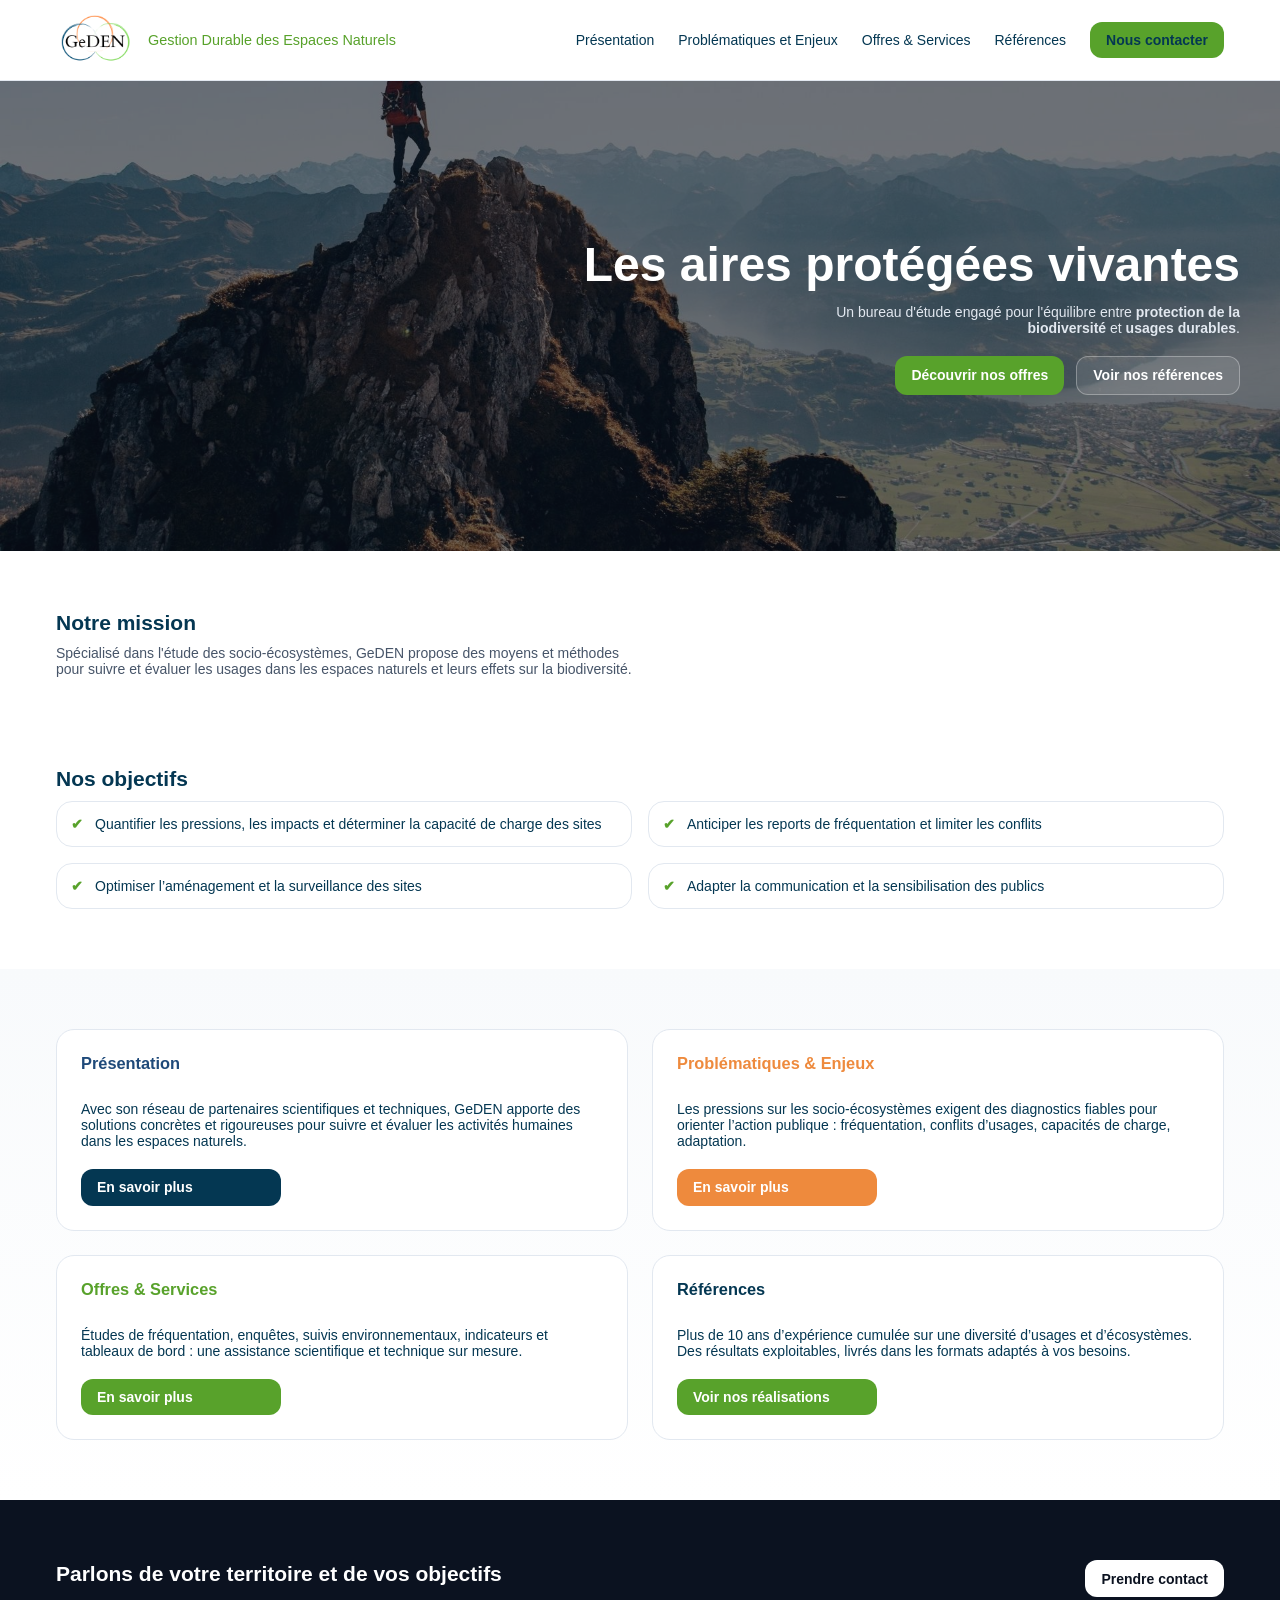
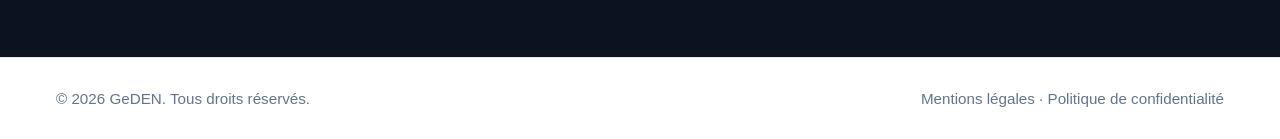
<file: Geden/index.html>
<!doctype html>
<html lang="fr">
<head>
  <meta charset="utf-8" />
  <meta name="viewport" content="width=device-width, initial-scale=1" />
  <title>GeDEN — Les aires protégées vivantes</title>
  <meta name="description" content="Bureau d'étude spécialisé dans le suivi et l’évaluation des socio-écosystèmes : fréquentation, impacts, indicateurs, appui à la décision." />
  <link rel="stylesheet" href="style.css" />
</head>
<body>
  <!-- Header (liens vers pages, pas d’ancres) -->
  <header class="header">
    <div class="container nav">
      <a class="brand" href="index.html">
        <img src="logo.png" alt="Logo GeDEN" height="80">
        <div class="brand__title">
          <!-- <div class="brand__name">GeDEN</div> -->
          <div class="brand__tag">Gestion Durable des Espaces Naturels</div>
        </div>
      </a>
      <nav class="menu" id="menu">
        <a href="presentation.html">Présentation</a>
        <a href="problematiques-et-enjeux.html">Problématiques et Enjeux</a>
        <a href="offres-et-services.html">Offres & Services</a>
        <a href="references.html">Références</a>
        <a href="contact.html" class="btn btn-primary">Nous contacter</a>
      </nav>
      <button class="menu-toggle" id="menuToggle" aria-expanded="false" aria-controls="menu">Menu</button>
    </div>
  </header>

  <!-- Hero -->
  <section class="hero">
    <div class="hero__bg"></div>
    <div class="hero__veil"></div>
    <div class="container hero__inner">
      <h1>Les aires protégées vivantes</h1>
      <p>Un bureau d'étude engagé pour l'équilibre entre <strong>protection de la biodiversité</strong> et <strong>usages durables</strong>.</p>
      <div class="cta">
        <a href="offres-et-services.html" class="btn btn-primary">Découvrir nos offres</a>
        <a href="references.html" class="btn btn-ghost">Voir nos références</a>
      </div>
    </div>
  </section>

  <!-- Mission (texte conservé) -->
  <section class="white">
    <div class="container">
      <h2>Notre mission</h2>
      <p class="lead">
        Spécialisé dans l'étude des socio-écosystèmes, GeDEN propose des moyens et méthodes
        pour suivre et évaluer les usages dans les espaces naturels et leurs effets sur la biodiversité.
      </p>
    </div>
  </section>

  <!-- Objectifs (texte conservé) -->
  <section class="white compact">
    <div class="container">
      <h2>Nos objectifs</h2>
      <div class="goals mt-3">
        <div class="goal"><span class="tick">✔</span><span>Quantifier les pressions, les impacts et déterminer la capacité de charge des sites</span></div>
        <div class="goal"><span class="tick">✔</span><span>Anticiper les reports de fréquentation et limiter les conflits</span></div>
        <div class="goal"><span class="tick">✔</span><span>Optimiser l’aménagement et la surveillance des sites</span></div>
        <div class="goal"><span class="tick">✔</span><span>Adapter la communication et la sensibilisation des publics</span></div>
      </div>
    </div>
  </section>

  <!-- Résumés des pages (cards qui renvoient vers les pages complètes) -->
  <section class="gradient">
    <div class="container cards">
      <article class="card card--blue">
        <h3>Présentation</h3>
        <p>
          Avec son réseau de partenaires scientifiques et techniques, GeDEN apporte des solutions
          concrètes et rigoureuses pour suivre et évaluer les activités humaines dans les espaces naturels.
        </p>
        <a href="presentation.html" class="btn btn-dark mt-4">En savoir plus</a>
      </article>

      <article class="card card--orange">
        <h3>Problématiques & Enjeux</h3>
        <p>
          Les pressions sur les socio-écosystèmes exigent des diagnostics fiables pour orienter
          l’action publique : fréquentation, conflits d’usages, capacités de charge, adaptation.
        </p>
        <a href="problematiques-et-enjeux.html" class="btn btn-orange">En savoir plus</a>
      </article>

      <article class="card card--green">
        <h3>Offres & Services</h3>
        <p>
          Études de fréquentation, enquêtes, suivis environnementaux, indicateurs et tableaux de bord :
          une assistance scientifique et technique sur mesure.
        </p>
        <a href="offres-et-services.html" class="btn btn-primary">En savoir plus</a>
      </article>

      <article class="card">
        <h3>Références</h3>
        <p>
          Plus de 10 ans d’expérience cumulée sur une diversité d’usages et d’écosystèmes. Des résultats
          exploitables, livrés dans les formats adaptés à vos besoins.
        </p>
        <a href="references.html" class="btn btn-primary">Voir nos réalisations</a>
      </article>
    </div>
  </section>

  <!-- Bande CTA -->
  <section class="band">
    <div class="container band__row">
      <h2 style="color: #fff;;">Parlons de votre territoire et de vos objectifs</h2>
      <a href="contact.html" class="btn btn-white">Prendre contact</a>
    </div>
  </section>

  <!-- Footer -->
  <footer>
    <div class="container foot">
      <p>© <span id="year"></span> GeDEN. Tous droits réservés.</p>
      <p><a href="mentions-legales.html">Mentions légales</a> · <a href="confidentialite.html">Politique de confidentialité</a></p>
    </div>
  </footer>

  <script src="main.js"></script>
</body>
</html>
</file>
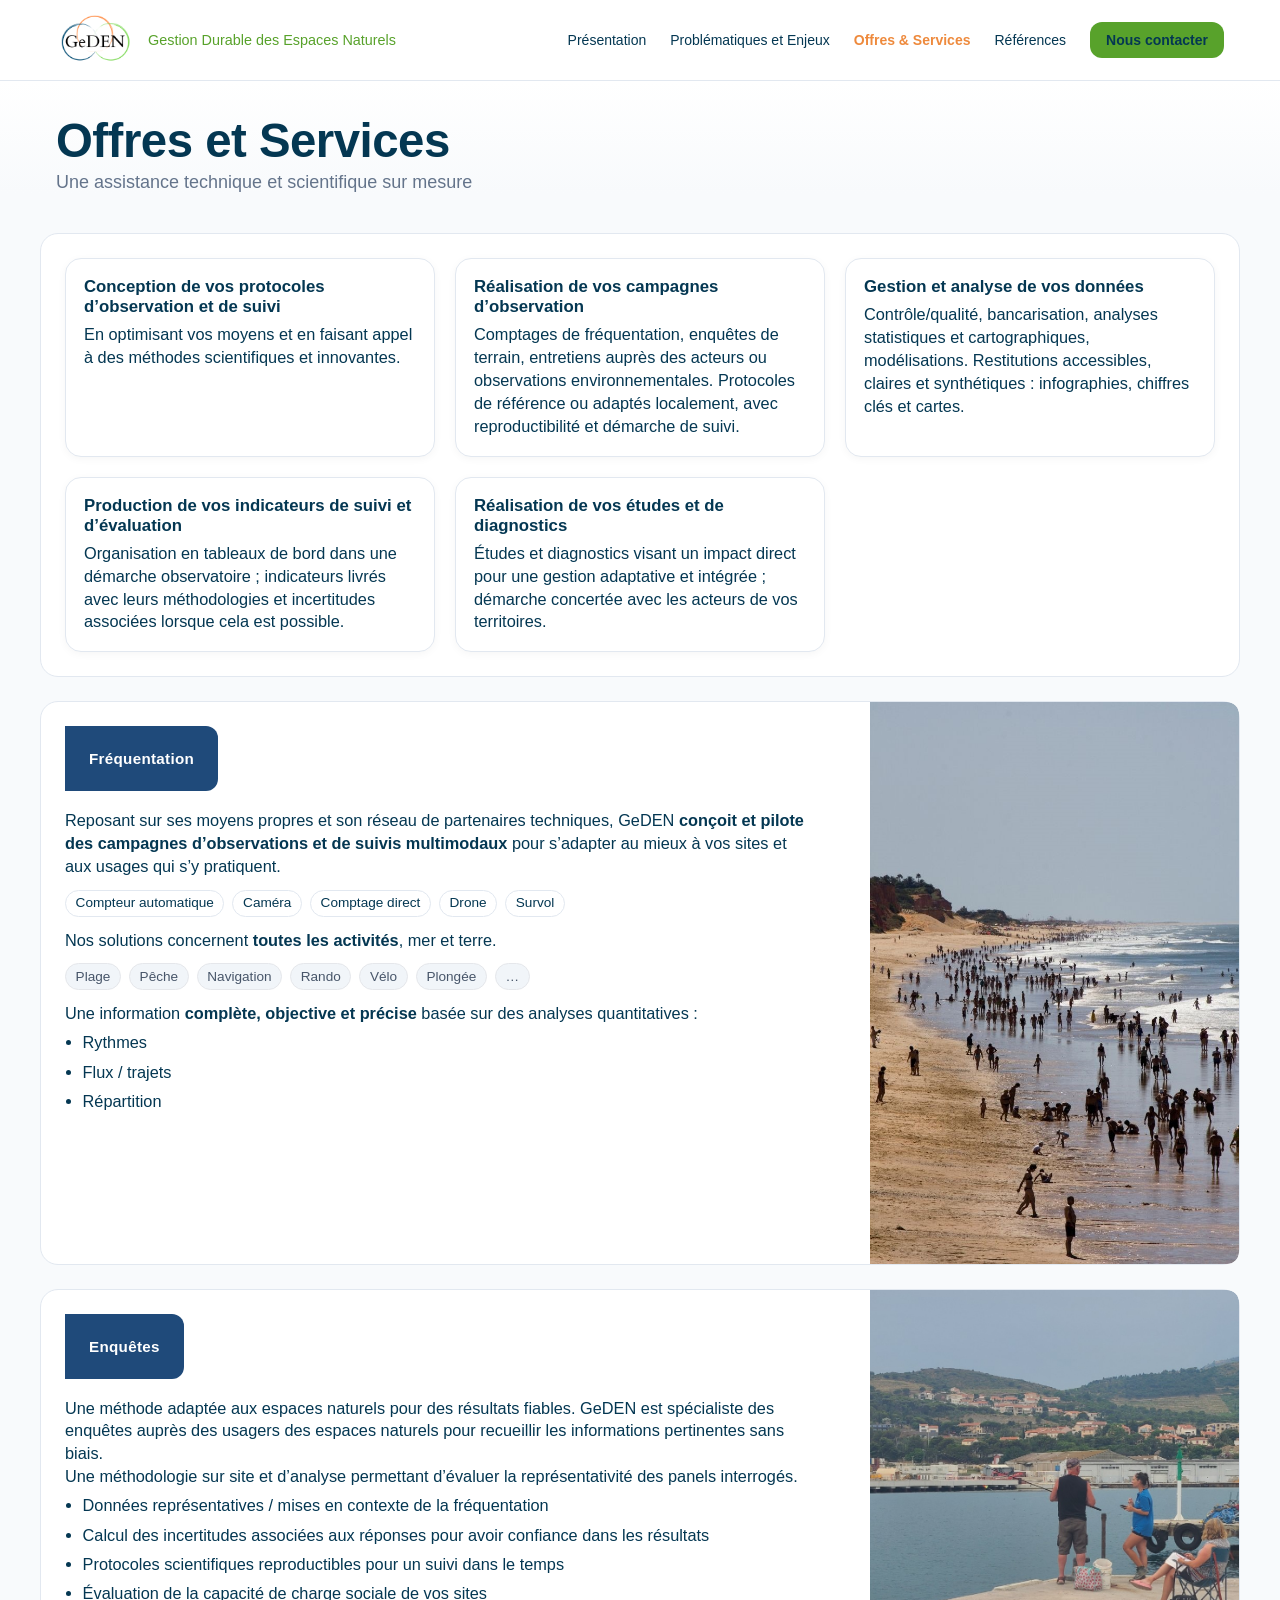
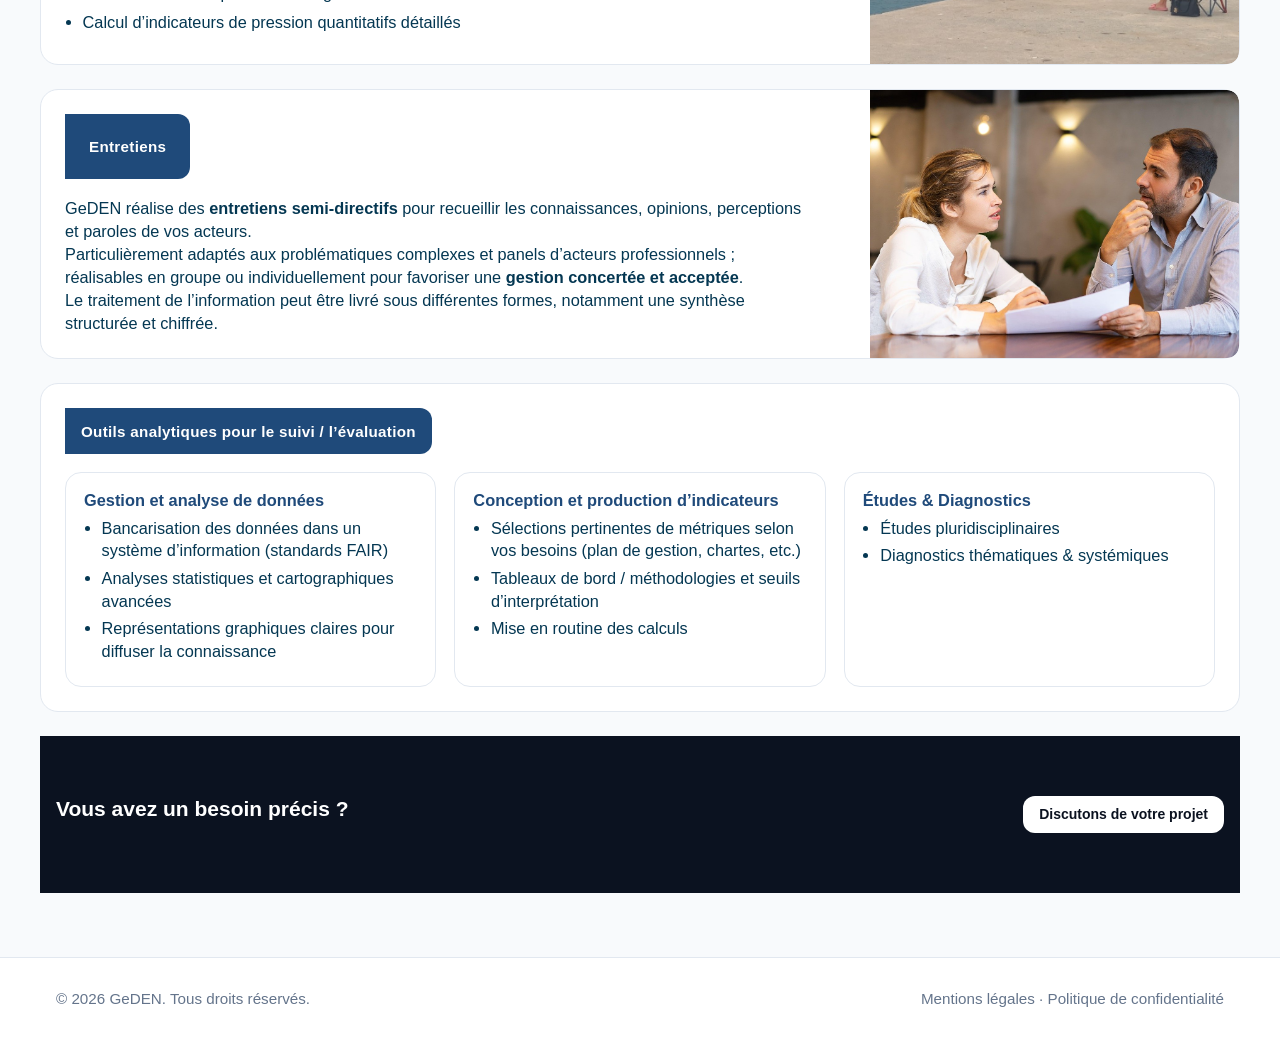
<file: Geden/offres-et-services.html>
<!doctype html>
<html lang="fr">
<head>
  <meta charset="utf-8" />
  <meta name="viewport" content="width=device-width, initial-scale=1" />
  <title>GeDEN — Offres & Services</title>
  <meta name="description" content="Une assistance technique et scientifique sur mesure : protocoles, campagnes d’observation, gestion et analyse de données, indicateurs et diagnostics." />
  <link rel="stylesheet" href="style.css" />
</head>
<body>
  <!-- Header commun -->
  <header class="header">
    <div class="container nav">
      <a class="brand" href="index.html">
        <img src="logo.png" alt="Logo GeDEN" height="80">
        <div class="brand__title">
          <!-- <div class="brand__name">GeDEN</div> -->
          <div class="brand__tag">Gestion Durable des Espaces Naturels</div>
        </div>
      </a>
      <nav class="menu" id="menu">
        <a href="presentation.html">Présentation</a>
        <a href="problematiques-et-enjeux.html">Problématiques et Enjeux</a>
        <a href="offres-et-services.html" aria-current="page">Offres & Services</a>
        <a href="references.html">Références</a>
        <a href="contact.html" class="btn btn-primary">Nous contacter</a>
      </nav>
      <button class="menu-toggle" id="menuToggle" aria-expanded="false" aria-controls="menu">Menu</button>
    </div>
  </header>

  <!-- Titre de page -->
  <section class="page-hero">
    <div class="container">
      <h1 class="h1">Offres et Services</h1>
      <p class="subtitle">Une assistance technique et scientifique sur mesure</p>
    </div>
  </section>

  <main class="container" style="padding:40px 0 64px">

    <!-- 1) Résumé des offres (5 cartes) -->
    <section class="section">
      <div class="services-grid">
        <article class="svc-card">
          <h3>Conception de vos protocoles d’observation et de suivi</h3>
          <p>En optimisant vos moyens et en faisant appel à des méthodes scientifiques et innovantes.</p>
        </article>

        <article class="svc-card">
          <h3>Réalisation de vos campagnes d’observation</h3>
          <p>Comptages de fréquentation, enquêtes de terrain, entretiens auprès des acteurs ou observations environnementales. Protocoles de référence ou adaptés localement, avec reproductibilité et démarche de suivi.</p>
        </article>

        <article class="svc-card">
          <h3>Gestion et analyse de vos données</h3>
          <p>Contrôle/qualité, bancarisation, analyses statistiques et cartographiques, modélisations. Restitutions accessibles, claires et synthétiques : infographies, chiffres clés et cartes.</p>
        </article>

        <article class="svc-card">
          <h3>Production de vos indicateurs de suivi et d’évaluation</h3>
          <p>Organisation en tableaux de bord dans une démarche observatoire ; indicateurs livrés avec leurs méthodologies et incertitudes associées lorsque cela est possible.</p>
        </article>

        <article class="svc-card">
          <h3>Réalisation de vos études et de diagnostics</h3>
          <p>Études et diagnostics visant un impact direct pour une gestion adaptative et intégrée ; démarche concertée avec les acteurs de vos territoires.</p>
        </article>
      </div>
    </section>

    <!-- 2) Détails par domaine -->

    <!-- Fréquentation -->
    <section class="section section-offreService" style="margin-top:24px">
      <div class="offreService-2colums">
        <div>
          <div class="ribbon">Fréquentation</div>
          <p>
            Reposant sur ses moyens propres et son réseau de partenaires techniques, GeDEN
            <strong>conçoit et pilote des campagnes d’observations et de suivis multimodaux</strong>
            pour s’adapter au mieux à vos sites et aux usages qui s’y pratiquent.
          </p>
          <div class="badges">
            <span class="badge">Compteur automatique</span>
            <span class="badge">Caméra</span>
            <span class="badge">Comptage direct</span>
            <span class="badge">Drone</span>
            <span class="badge">Survol</span>
          </div>
          <p>Nos solutions concernent <strong>toutes les activités</strong>, mer et terre.</p>
          <div class="badges soft">
            <span class="badge">Plage</span><span class="badge">Pêche</span>
            <span class="badge">Navigation</span><span class="badge">Rando</span>
            <span class="badge">Vélo</span><span class="badge">Plongée</span>
            <span class="badge">…</span>
          </div>
          <p>Une information <strong>complète, objective et précise</strong> basée sur des analyses quantitatives :</p>
          <ul class="bullets">
            <li>Rythmes</li>
            <li>Flux / trajets</li>
            <li>Répartition</li>
          </ul>
        </div>
        <figure class="figure">
          <img src="img/frequentation plage.jpg" alt="Fréquentation littorale">
        </figure>
      </div>
    </section>

    <!-- Enquêtes -->
    <section class="section section-offreService" style="margin-top:24px">
      <div class="offreService-2colums">
        <div>
          <div class="ribbon">Enquêtes</div>
          <p>Une méthode adaptée aux espaces naturels pour des résultats fiables. GeDEN est spécialiste des enquêtes auprès des usagers des espaces naturels pour recueillir les informations pertinentes sans biais.</p>
          <p>Une méthodologie sur site et d’analyse permettant d’évaluer la représentativité des panels interrogés.</p>
          <ul class="bullets">
            <li>Données représentatives / mises en contexte de la fréquentation</li>
            <li>Calcul des incertitudes associées aux réponses pour avoir confiance dans les résultats</li>
            <li>Protocoles scientifiques reproductibles pour un suivi dans le temps</li>
            <li>Évaluation de la capacité de charge sociale de vos sites</li>
            <li>Calcul d’indicateurs de pression quantitatifs détaillés</li>
          </ul>
        </div>
        <figure class="figure">
          <img src="img/peche_bord_portvendres_22_06_2025_GEDEN.jpg" alt="Enquêtes de terrain">
        </figure>
      </div>
    </section>

    <!-- Entretiens -->
    <section class="section section-offreService" style="margin-top:24px">
      <div class="offreService-2colums">
        <div>
          <div class="ribbon">Entretiens</div>
          <p>GeDEN réalise des <strong>entretiens semi-directifs</strong> pour recueillir les connaissances, opinions, perceptions et paroles de vos acteurs.</p>
          <p>Particulièrement adaptés aux problématiques complexes et panels d’acteurs professionnels ; réalisables en groupe ou individuellement pour favoriser une <strong>gestion concertée et acceptée</strong>.</p>
          <p>Le traitement de l’information peut être livré sous différentes formes, notamment une synthèse structurée et chiffrée.</p>
        </div>
        <figure class="figure">
          <img src="img/entretien.jpg" alt="Entretiens professionnels">
        </figure>
      </div>
    </section>

    <!-- Outils analytiques -->
    <section class="section section-offreService" style="margin-top:24px">
      <div class="wrap-offer-case">
        <div class="ribbon">Outils analytiques pour le suivi / l’évaluation</div>
        <div class="tools">
          <article class="tool">
            <h3 class="tool__title">Gestion et analyse de données</h3>
            <ul class="bullets tight">
              <li>Bancarisation des données dans un système d’information (standards FAIR)</li>
              <li>Analyses statistiques et cartographiques avancées</li>
              <li>Représentations graphiques claires pour diffuser la connaissance</li>
            </ul>
          </article>
          <article class="tool">
            <h3 class="tool__title">Conception et production d’indicateurs</h3>
            <ul class="bullets tight">
              <li>Sélections pertinentes de métriques selon vos besoins (plan de gestion, chartes, etc.)</li>
              <li>Tableaux de bord / méthodologies et seuils d’interprétation</li>
              <li>Mise en routine des calculs</li>
            </ul>
          </article>
          <article class="tool">
            <h3 class="tool__title">Études & Diagnostics</h3>
            <ul class="bullets tight">
              <li>Études pluridisciplinaires</li>
              <li>Diagnostics thématiques & systémiques</li>
            </ul>
          </article>
        </div>
      </div>
    </section>

    <!-- Bande CTA -->
    <section class="band" style="margin-top:24px">
      <div class="band__row container">
        <h2 style="color: #fff;">Vous avez un besoin précis ?</h2>
        <a href="contact.html" class="btn btn-white">Discutons de votre projet</a>
      </div>
    </section>
  </main>

  <!-- Footer commun -->
  <footer>
    <div class="container foot">
      <p>© <span id="year"></span> GeDEN. Tous droits réservés.</p>
      <p><a href="mentions-legales.html">Mentions légales</a> · <a href="confidentialite.html">Politique de confidentialité</a></p>
    </div>
  </footer>

  <script src="main.js"></script>
</body>
</html>
</file>
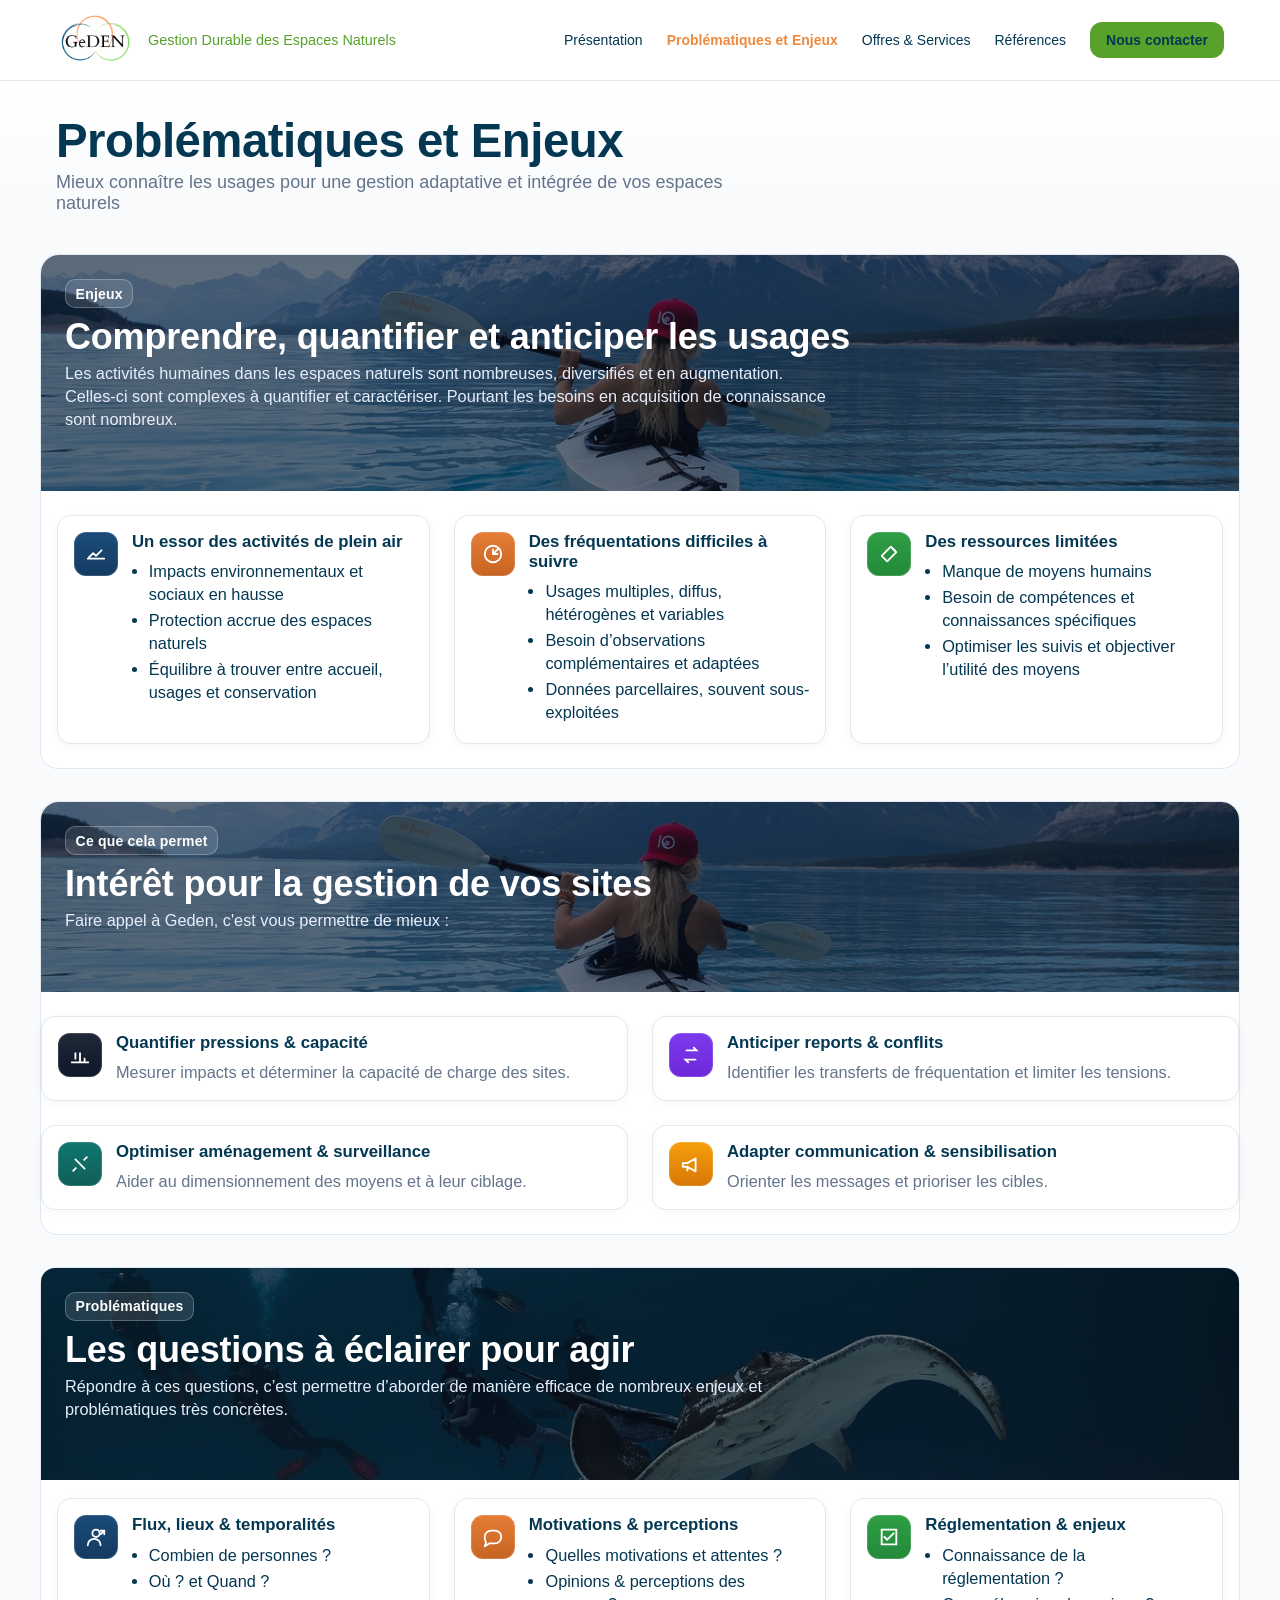
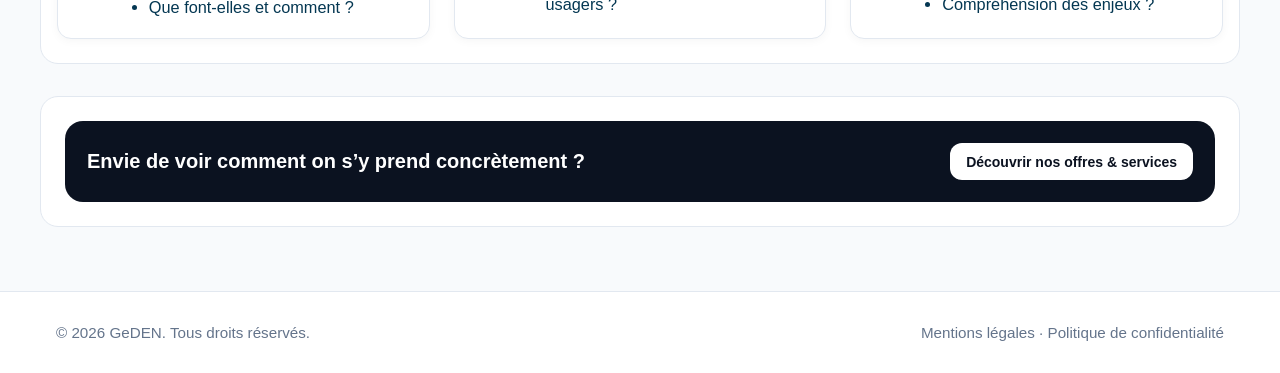
<file: Geden/problematiques-et-enjeux.html>
<!doctype html>
<html lang="fr">
<head>
  <meta charset="utf-8" />
  <meta name="viewport" content="width=device-width, initial-scale=1" />
  <title>GeDEN — Problématiques et Enjeux</title>
  <meta name="description" content="Mieux connaître les usages pour une gestion adaptative et intégrée des espaces naturels : enjeux et problématiques clés." />
  <link rel="stylesheet" href="style.css" />
</head>
<body>
  <!-- Header commun -->
  <header class="header">
    <div class="container nav">
      <a class="brand" href="index.html">
        <img src="logo.png" alt="Logo GeDEN" height="80">
        <div class="brand__title">
          <!-- <div class="brand__name">GeDEN</div> -->
          <div class="brand__tag">Gestion Durable des Espaces Naturels</div>
        </div>
      </a>
      <nav class="menu" id="menu">
        <a href="presentation.html">Présentation</a>
        <a href="problematiques-et-enjeux.html" aria-current="page">Problématiques et Enjeux</a>
        <a href="offres-et-services.html">Offres & Services</a>
        <a href="references.html">Références</a>
        <a href="contact.html" class="btn btn-primary">Nous contacter</a>
      </nav>
      <button class="menu-toggle" id="menuToggle" aria-expanded="false" aria-controls="menu">Menu</button>
    </div>
  </header>

  <!-- Titre de page -->
  <section class="page-hero">
    <div class="container">
      <h1 class="h1">Problématiques et Enjeux</h1>
      <p class="subtitle">
        Mieux connaître les usages pour une gestion adaptative et intégrée de vos espaces naturels
      </p>
    </div>
  </section>

  <main class="container" style="padding:40px 0 64px">

    <!-- Enjeux -->
<section class="section enjeux">
  <div class="enjeux-hero">
    <div class="enjeux-hero__bg" style="--img:url('img/girl-1561989_1280.jpg')"></div>
    <div class="enjeux-hero__inner container">
      <span class="enjeux-hero__tag">Enjeux</span>
      <h2 class="enjeux-hero__title" style="color: #fff;">Comprendre, quantifier et anticiper les usages</h2>
      <p class="enjeux-hero__lede">
        Les activités humaines dans les espaces naturels sont nombreuses, diversifiés et en augmentation.
         Celles-ci sont complexes à quantifier et caractériser. 
         Pourtant les besoins en acquisition de connaissance sont nombreux.


      </p>
    </div>
  </div>

  <!-- 3 points clés, avec vrais pictos (carrés) -->
  <div class="container">
    <div class="en-grid">
      <!-- Carte 1 -->
      <article class="en-item">
        <div class="icon-badge badge-blue" aria-hidden="true">
          <!-- hausse usages / enjeux -->
          <svg viewBox="0 0 24 24" class="svg">
            <path d="M3 17h18M4 16l5-5 3 3 6-6" fill="none" stroke="currentColor" stroke-width="2" stroke-linecap="round" stroke-linejoin="round"/>
          </svg>
        </div>
        <div class="en-body">
          <h3 class="en-title">Un essor des activités de plein air</h3>
          <ul class="en-list">
            <li>Impacts environnementaux et sociaux en hausse</li>
            <li>Protection accrue des espaces naturels</li>
            <li>Équilibre à trouver entre accueil, usages et conservation</li>
          </ul>
        </div>
      </article>

      <!-- Carte 2 -->
      <article class="en-item">
        <div class="icon-badge badge-orange" aria-hidden="true">
          <!-- radar / suivi -->
          <svg viewBox="0 0 24 24" class="svg">
            <circle cx="12" cy="12" r="9" fill="none" stroke="currentColor" stroke-width="2"/>
            <path d="M12 12l6-6M12 7v5h5" fill="none" stroke="currentColor" stroke-width="2" stroke-linecap="round"/>
          </svg>
        </div>
        <div class="en-body">
          <h3 class="en-title">Des fréquentations difficiles à suivre</h3>
          <ul class="en-list">
            <li>Usages multiples, diffus, hétérogènes et variables</li>
            <li>Besoin d’observations complémentaires et adaptées</li>
            <li>Données parcellaires, souvent sous-exploitées</li>
          </ul>
        </div>
      </article>

      <!-- Carte 3 -->
      <article class="en-item">
        <div class="icon-badge badge-green" aria-hidden="true">
          <!-- ressources / outils -->
          <svg viewBox="0 0 24 24" class="svg">
            <path d="M4 14l6 6 10-10-6-6L4 14z" fill="none" stroke="currentColor" stroke-width="2" stroke-linejoin="round"/>
            <path d="M15 5l4 4" fill="none" stroke="currentColor" stroke-width="2"/>
          </svg>
        </div>
        <div class="en-body">
          <h3 class="en-title">Des ressources limitées</h3>
          <ul class="en-list">
            <li>Manque de moyens humains</li>
            <li>Besoin de compétences et connaissances spécifiques</li>
            <li>Optimiser les suivis et objectiver l’utilité des moyens</li>
          </ul>
        </div>
      </article>
    </div>
  </div>
</section>

    <!-- Enjeux -->
<section class="section enjeux">
  <div class="enjeux-hero">
    <div class="enjeux-hero__bg" style="--img:url('img/girl-1561989_1280.jpg')"></div>
    <div class="enjeux-hero__inner container">
      <span class="enjeux-hero__tag">Ce que cela permet</span>
      <h2 class="enjeux-hero__title" style="color: #fff;">Intérêt pour la gestion de vos sites</h2>
      <p class="enjeux-hero__lede">
        Faire appel à Geden, c'est vous permettre de mieux :


      </p>
    </div>
  </div>

   <!-- Ce que cela permet -->
    <div class="en-grid" style="grid-template-columns: repeat(2, 1fr);">
      <article class="en-item">
        <div class="icon-badge badge-navy" aria-hidden="true">
          <!-- bar chart -->
          <svg viewBox="0 0 24 24" class="svg">
            <path d="M3 20h18M7 16v-6M12 20v-10M17 20v-4" fill="none" stroke="currentColor" stroke-width="2" stroke-linecap="round"/>
          </svg>
        </div>
        <div class="en-body">
          <h3 class="en-title">Quantifier pressions & capacité</h3>
          <p class="en-text">Mesurer impacts et déterminer la capacité de charge des sites.</p>
        </div>
      </article>

      <article class="en-item">
        <div class="icon-badge badge-purple" aria-hidden="true">
          <!-- swap / anticipation -->
          <svg viewBox="0 0 24 24" class="svg">
            <path d="M7 7h11l-3-3M17 17H6l3 3" fill="none" stroke="currentColor" stroke-width="2" stroke-linecap="round"/>
          </svg>
        </div>
        <div class="en-body">
          <h3 class="en-title">Anticiper reports & conflits</h3>
          <p class="en-text">Identifier les transferts de fréquentation et limiter les tensions.</p>
        </div>
      </article>

      <article class="en-item">
        <div class="icon-badge badge-teal" aria-hidden="true">
          <!-- outils / optimisation -->
          <svg viewBox="0 0 24 24" class="svg">
            <path d="M7 7l10 10M8 16l-4 4 4-4Zm8-8l4-4-4 4Z" fill="none" stroke="currentColor" stroke-width="2" stroke-linecap="round"/>
          </svg>
        </div>
        <div class="en-body">
          <h3 class="en-title">Optimiser aménagement & surveillance</h3>
          <p class="en-text">Aider au dimensionnement des moyens et à leur ciblage.</p>
        </div>
      </article>

      <article class="en-item">
        <div class="icon-badge badge-amber" aria-hidden="true">
          <!-- megaphone -->
          <svg viewBox="0 0 24 24" class="svg">
            <path d="M3 11h5l9-5v14l-9-5H3zM8 16v4" fill="none" stroke="currentColor" stroke-width="2" stroke-linejoin="round"/>
          </svg>
        </div>
        <div class="en-body">
          <h3 class="en-title">Adapter communication & sensibilisation</h3>
          <p class="en-text">Orienter les messages et prioriser les cibles.</p>
        </div>
      </article>
    </div>

</section>

<!-- Problématiques -->
<section class="section problematiques">
  <!-- Bandeau -->
  <div class="pr-hero">
    <div class="pr-hero__bg" style="--img:url('img/feathertail-rays-9328565_1280.jpg')"></div>
    <div class="pr-hero__inner container">
      <span class="pr-hero__tag">Problématiques</span>
      <h2 class="pr-hero__title" style="color: #fff;">Les questions à éclairer pour agir</h2>
      <p class="pr-hero__lede">
        Répondre à ces questions, c’est permettre d’aborder de manière efficace de nombreux enjeux et problématiques très concrètes.
      </p>
    </div>
  </div>

  <!-- 3 questions clés sous forme de cartes -->
  <div class="container">
    <div class="en-grid">
      <!-- Carte 1 -->
      <article class="en-item">
        <div class="icon-badge badge-blue" aria-hidden="true">
          <!-- utilisateurs / localisation / temps -->
          <svg viewBox="0 0 24 24" class="svg">
            <path d="M12 12a4 4 0 1 0-4-4 4 4 0 0 0 4 4Z" fill="none" stroke="currentColor" stroke-width="2"/>
            <path d="M3 21a7 7 0 0 1 14 0M17 9l3-3M17 5h4v4" fill="none" stroke="currentColor" stroke-width="2" stroke-linecap="round"/>
          </svg>
        </div>
        <div class="en-body">
          <h3 class="en-title">Flux, lieux & temporalités</h3>
          <ul class="en-list">
            <li>Combien de personnes&nbsp;?</li>
            <li>Où&nbsp;? et Quand&nbsp;?</li>
            <li>Que font-elles et comment&nbsp;?</li>
          </ul>
        </div>
      </article>

      <!-- Carte 2 -->
      <article class="en-item">
        <div class="icon-badge badge-orange" aria-hidden="true">
          <!-- bulle / perception -->
          <svg viewBox="0 0 24 24" class="svg">
            <path d="M21 12a7 7 0 0 1-7 7H8l-5 3 1.5-4.5A7 7 0 0 1 3 12a7 7 0 0 1 7-7h4a7 7 0 0 1 7 7Z" fill="none" stroke="currentColor" stroke-width="2" stroke-linejoin="round"/>
          </svg>
        </div>
        <div class="en-body">
          <h3 class="en-title">Motivations & perceptions</h3>
          <ul class="en-list">
            <li>Quelles motivations et attentes&nbsp;?</li>
            <li>Opinions & perceptions des usagers&nbsp;?</li>
          </ul>
        </div>
      </article>

      <!-- Carte 3 -->
      <article class="en-item">
        <div class="icon-badge badge-green" aria-hidden="true">
          <!-- règlement / check -->
          <svg viewBox="0 0 24 24" class="svg">
            <path d="M4 4h16v16H4z" fill="none" stroke="currentColor" stroke-width="2" />
            <path d="M7 12l3 3 7-7" fill="none" stroke="currentColor" stroke-width="2" stroke-linecap="round"/>
          </svg>
        </div>
        <div class="en-body">
          <h3 class="en-title">Réglementation & enjeux</h3>
          <ul class="en-list">
            <li>Connaissance de la réglementation&nbsp;?</li>
            <li>Compréhension des enjeux&nbsp;?</li>
          </ul>
        </div>
      </article>
    </div>
  </div>
</section>


    <section class="section" style="margin-top:32px">
      <div class="linkband">
        <h2 class="linkband__title" style="color: #fff;">Envie de voir comment on s’y prend concrètement&nbsp;?</h2>
        <a class="btn btn-white" href="offres-et-services.html">Découvrir nos offres & services</a>
      </div>
    </section>

  </main>

  <!-- Footer commun -->
  <footer>
    <div class="container foot">
      <p>© <span id="year"></span> GeDEN. Tous droits réservés.</p>
      <p><a href="mentions-legales.html">Mentions légales</a> · <a href="confidentialite.html">Politique de confidentialité</a></p>
    </div>
  </footer>

  <script src="main.js"></script>
</body>
</html>
</file>
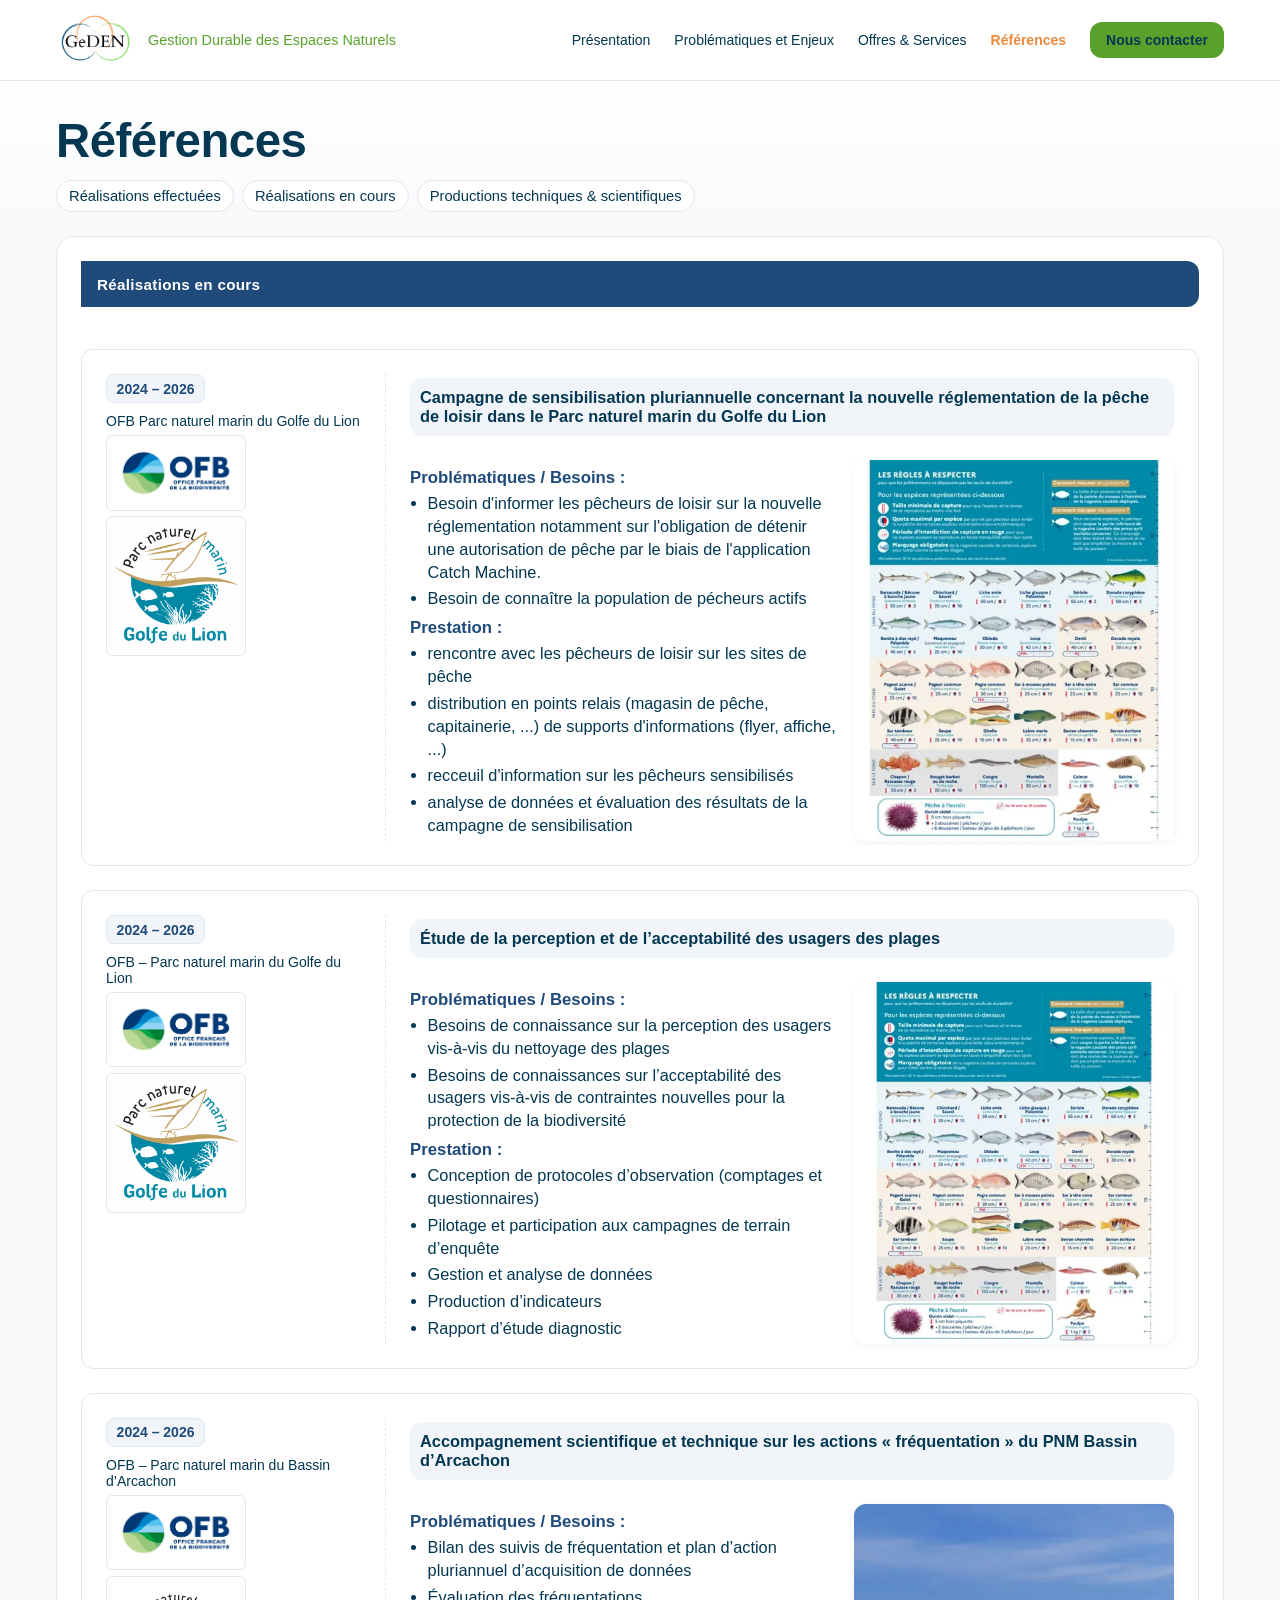
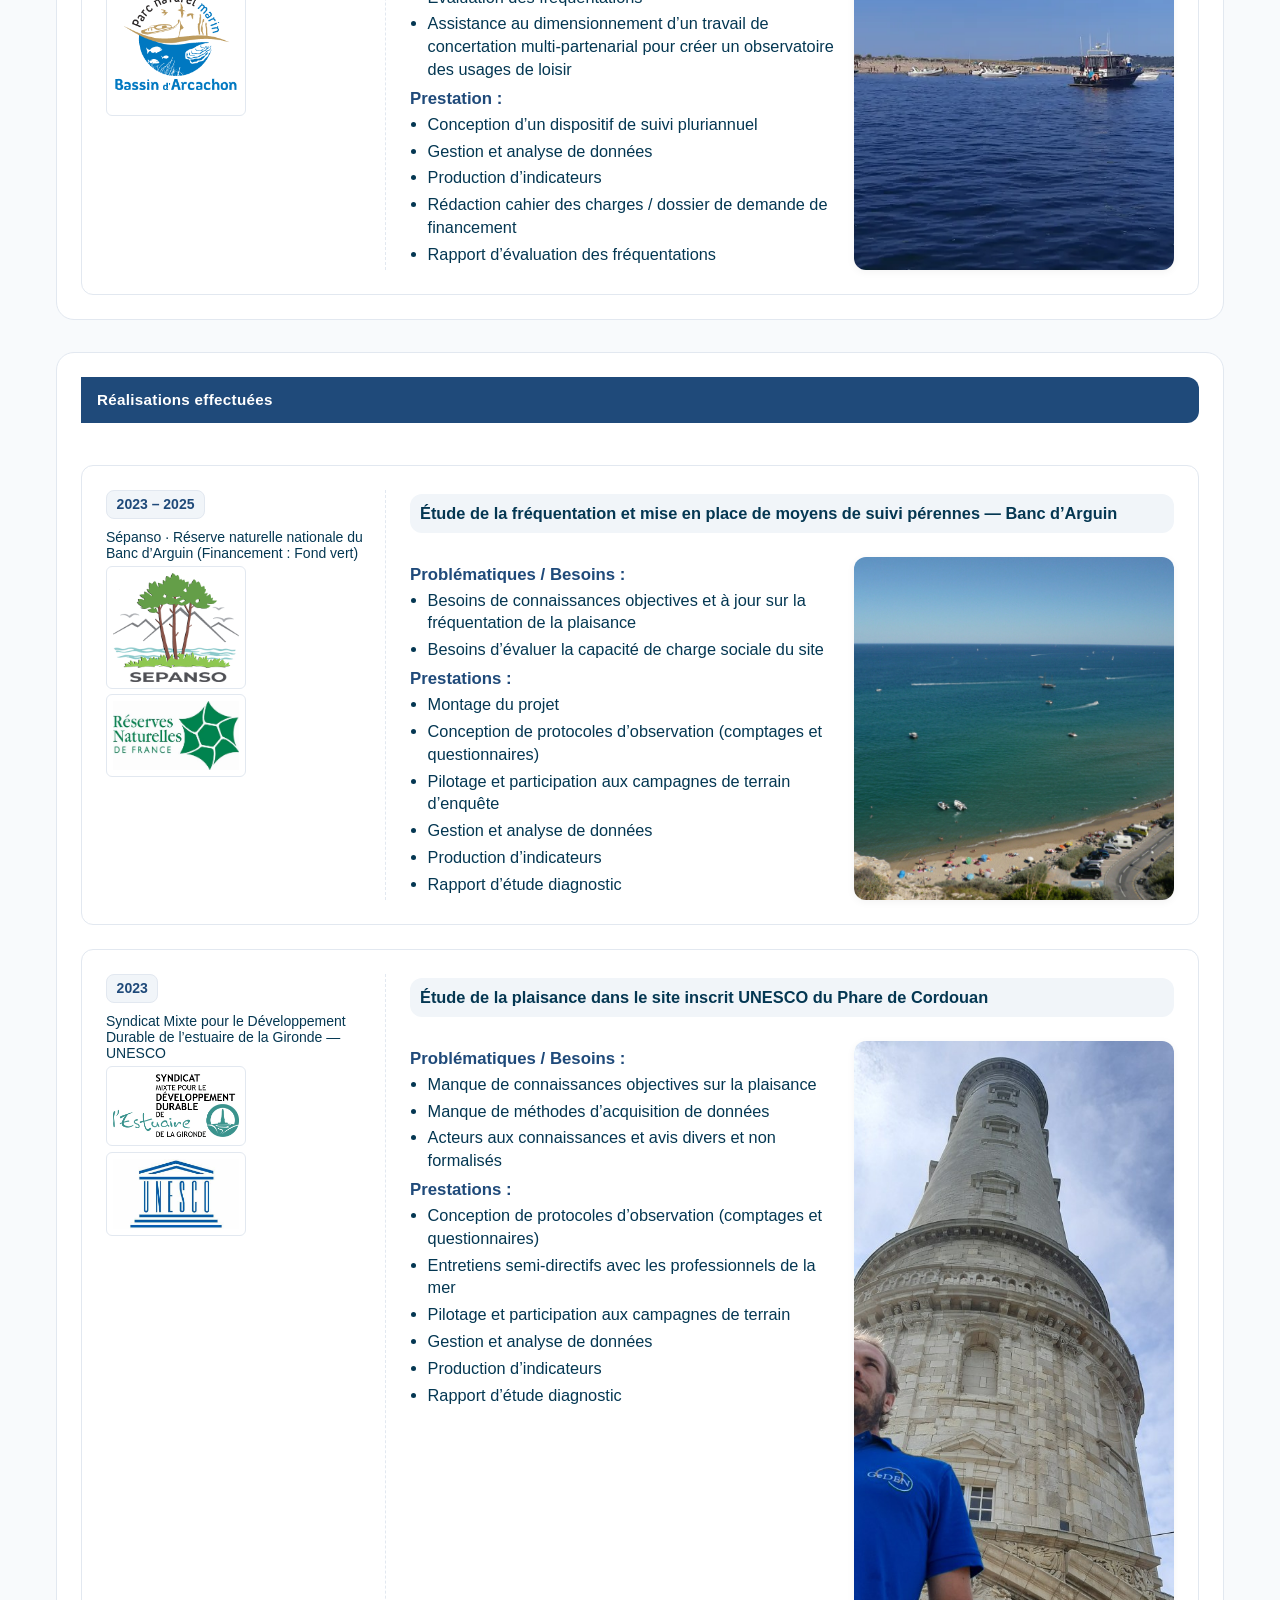
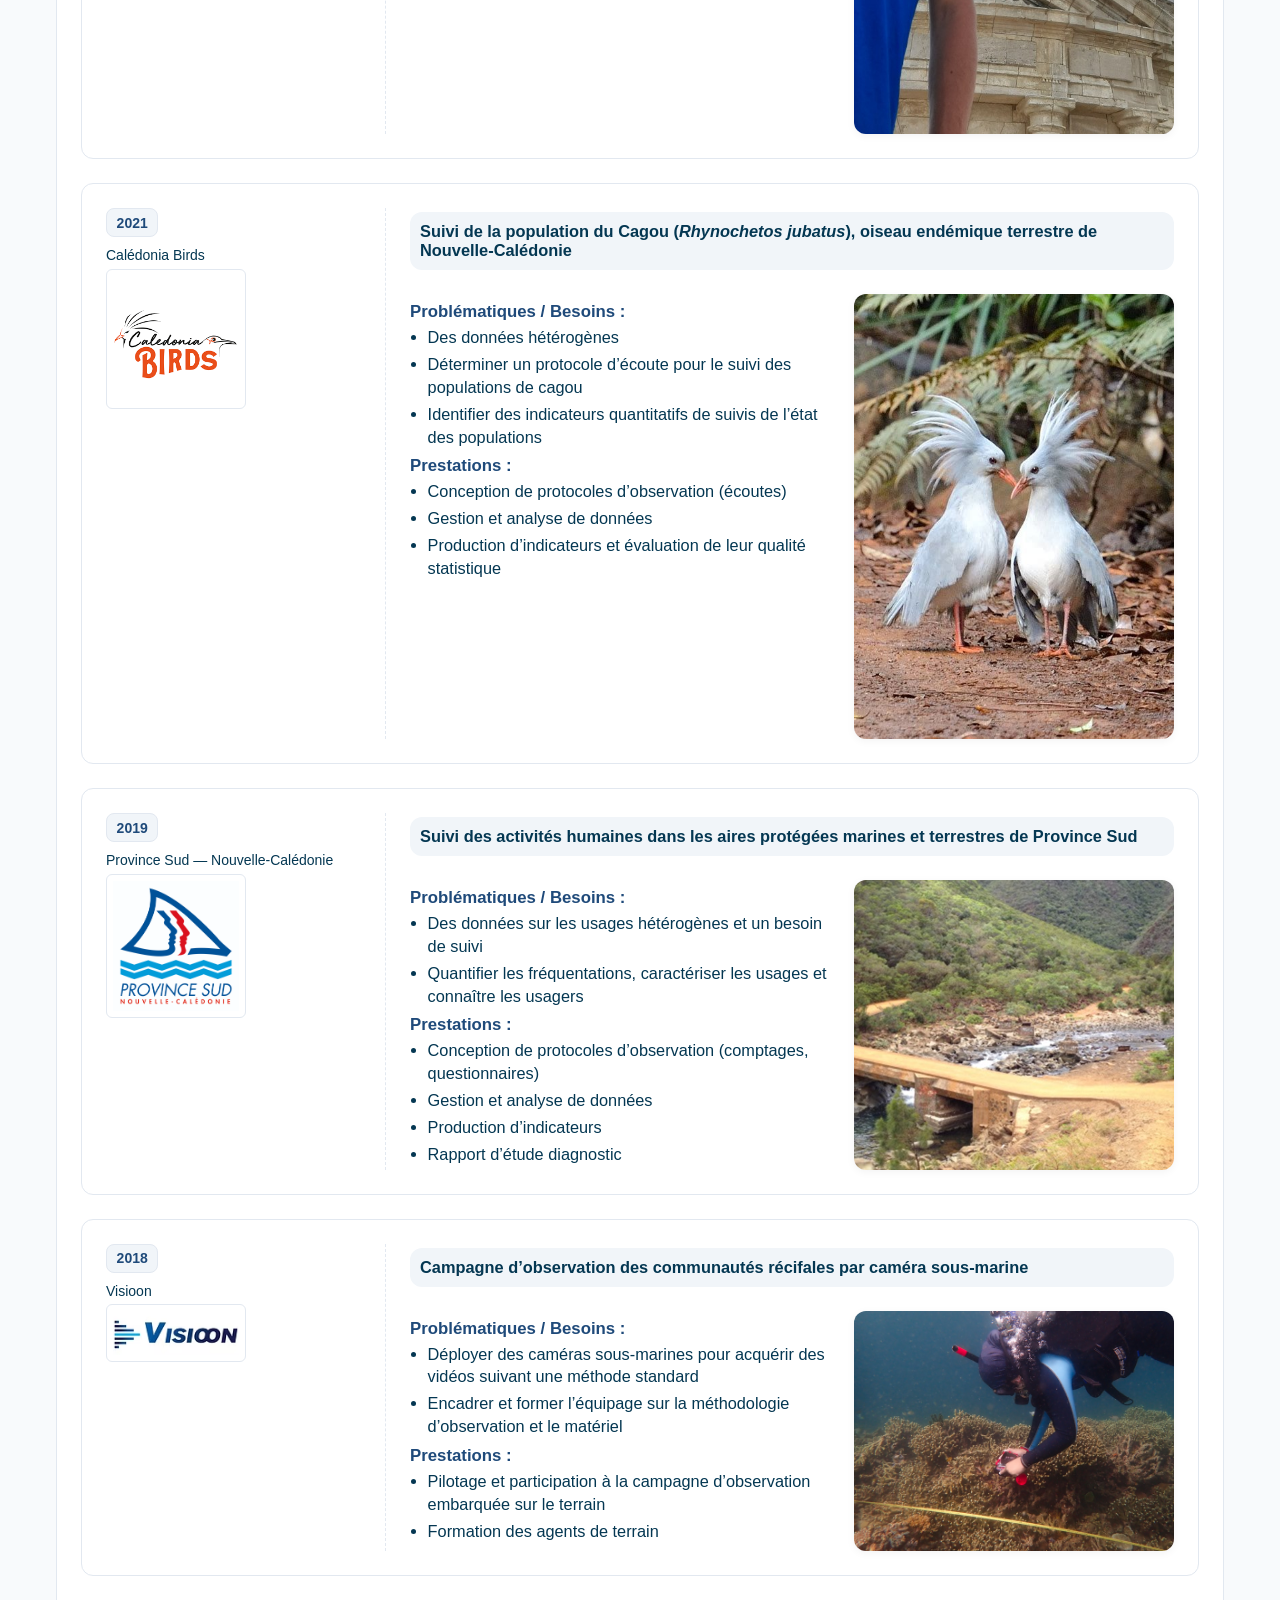
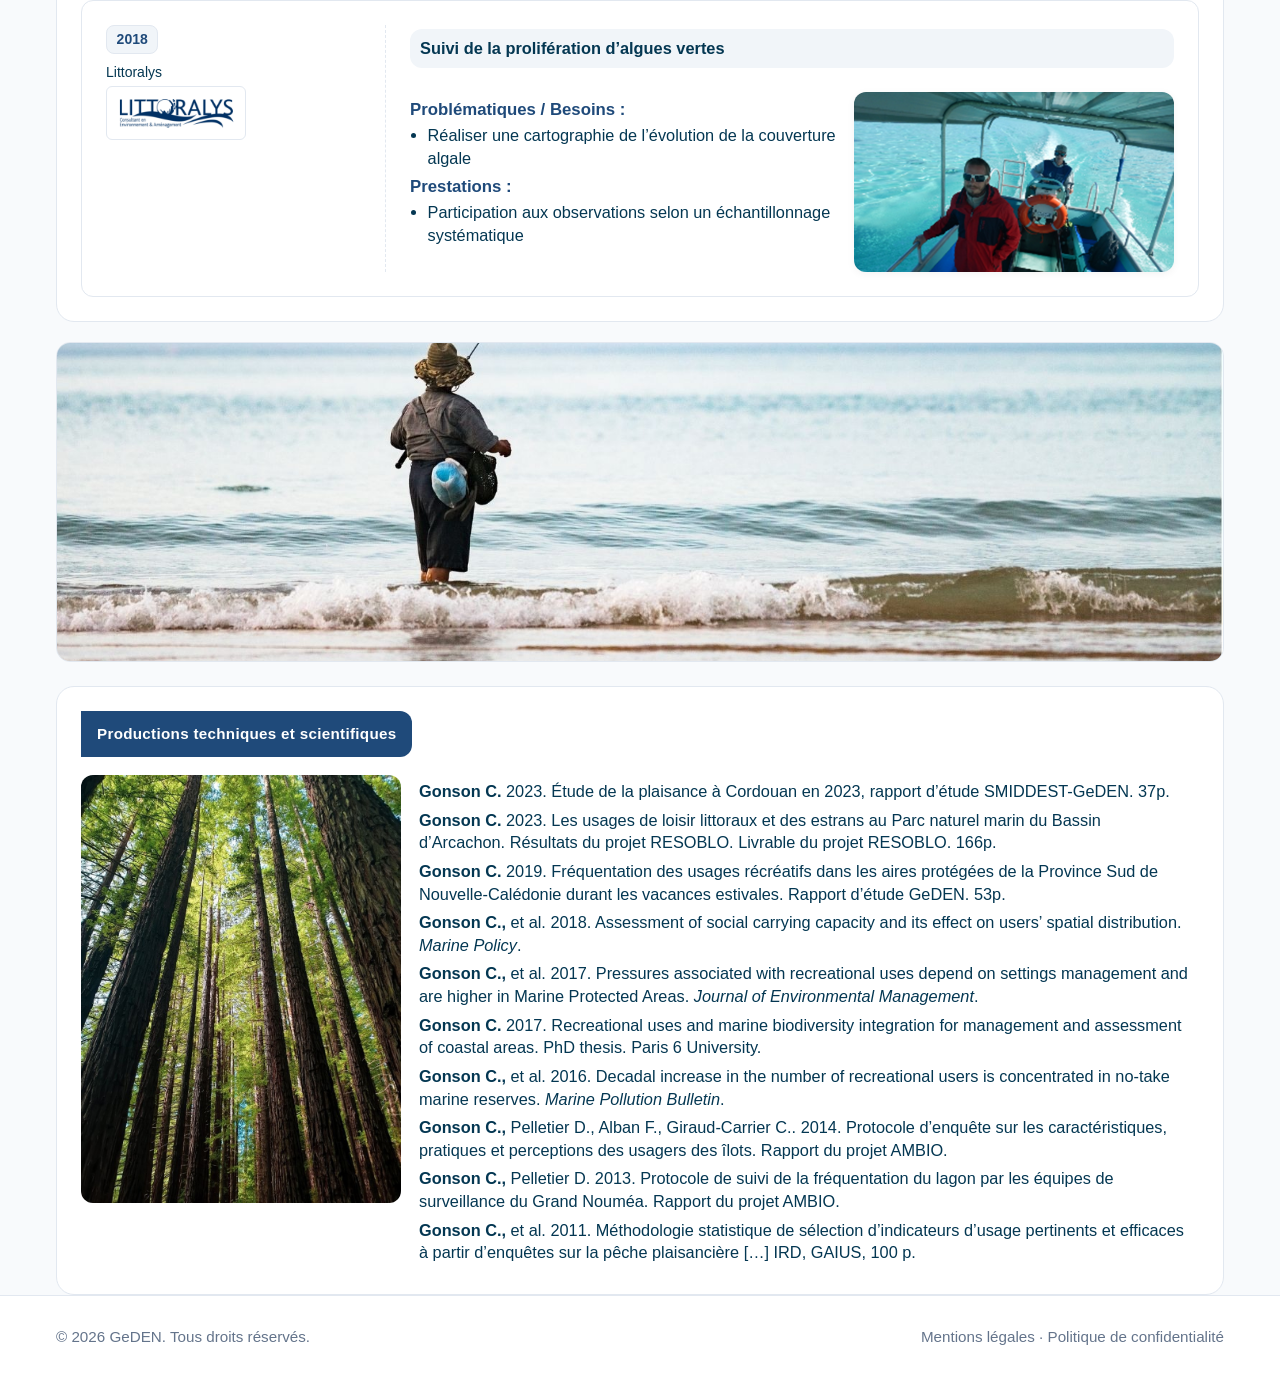
<file: Geden/references.html>
<!doctype html>
<html lang="fr">
<head>
  <meta charset="utf-8" />
  <meta name="viewport" content="width=device-width, initial-scale=1" />
  <title>GeDEN — Références</title>
  <meta name="description" content="Sélection de réalisations passées et en cours, ainsi que des productions techniques et scientifiques." />
  <link rel="stylesheet" href="style.css" />
</head>
<body>
  <!-- Header commun -->
  <header class="header">
    <div class="container nav">
      <a class="brand" href="index.html">
        <img src="logo.png" alt="Logo GeDEN" height="80">
        <div class="brand__title">
          <!-- <div class="brand__name">GeDEN</div> -->
          <div class="brand__tag">Gestion Durable des Espaces Naturels</div>
        </div>
      </a>
      <nav class="menu" id="menu">
        <a href="presentation.html">Présentation</a>
        <a href="problematiques-et-enjeux.html">Problématiques et Enjeux</a>
        <a href="offres-et-services.html">Offres & Services</a>
        <a href="references.html" aria-current="page">Références</a>
        <a href="contact.html" class="btn btn-primary">Nous contacter</a>
      </nav>
      <button class="menu-toggle" id="menuToggle" aria-expanded="false" aria-controls="menu">Menu</button>
    </div>
  </header>

  <!-- Titre + Sommaire ancré -->
  <section class="page-hero">
    <div class="container">
      <h1 class="h1">Références</h1>
      <nav class="pillnav">
        <a href="#passees">Réalisations effectuées</a>
        <a href="#encours">Réalisations en cours</a>
        <a href="#productions">Productions techniques & scientifiques</a>
      </nav>
    </div>
  </section>

  <main class="container">

     <!-- ===================== En cours ===================== -->
    <section id="encours" class="section section-reference" style="margin-top:24px">
      <div class="ribbon">Réalisations en cours</div>

      <!-- 2024-2026 : OFB – Parc naturel marin du Golfe du Lion -->
      <article class="ref-card">
        <aside class="ref-meta">
          <div class="ref-year">2024 – 2026</div>
          <div class="ref-client">
            <div>OFB Parc naturel marin du Golfe du Lion </div>
            <img src="img/copie-de-logo-ofb.webp" alt="">
            <img src="img/parc-naturel-marin-du-golfe-du-lion.png" alt="">
          </div>
        </aside>

        <div class="ref-body">
          <h3 class="ref-title">Campagne de sensibilisation pluriannuelle concernant la nouvelle réglementation de la pêche de loisir dans le Parc naturel marin du Golfe du Lion</h3>
          <div class="ref-grid">
            <div class="ref-text">
              <h4 class="ref-sub">Problématiques / Besoins :</h4>
              <ul class="bullets tight">
                <li>Besoin d'informer les pêcheurs de loisir sur la nouvelle réglementation notamment sur l'obligation de détenir une autorisation de pêche par le biais de l'application Catch Machine.</li>
                <li>Besoin de connaître la population de pécheurs actifs</li>
              </ul>
              <h4 class="ref-sub">Prestation :</h4>
              <ul class="bullets tight">
                <li>rencontre avec les pêcheurs de loisir sur les sites de pêche</li>
                <li>distribution en points relais (magasin de pêche, capitainerie, ...) de supports d'informations (flyer, affiche, ...)</li>
                <li>recceuil d'information sur les pêcheurs sensibilisés</li>
                <li>analyse de données et évaluation des résultats de la campagne de sensibilisation</li>
              </ul>
            </div>
            <figure class="ref-figure">
              <img src="img/diapositive1.webp" alt="">
            </figure>
          </div>
        </div>
      </article>


      <!-- 2024-2026 : OFB – Parc naturel marin du Golfe du Lion -->
      <article class="ref-card">
        <aside class="ref-meta">
          <div class="ref-year">2024 – 2026</div>
          <div class="ref-client">
            <div>OFB – Parc naturel marin du Golfe du Lion</div>
            <img src="img/copie-de-logo-ofb.webp" alt="">
            <img src="img/parc-naturel-marin-du-golfe-du-lion.png" alt="">
          </div>
        </aside>

        <div class="ref-body">
          <h3 class="ref-title">Étude de la perception et de l’acceptabilité des usagers des plages</h3>
          <div class="ref-grid">
            <div class="ref-text">
              <h4 class="ref-sub">Problématiques / Besoins :</h4>
              <ul class="bullets tight">
                <li>Besoins de connaissance sur la perception des usagers vis-à-vis du nettoyage des plages</li>
                <li>Besoins de connaissances sur l’acceptabilité des usagers vis-à-vis de contraintes nouvelles pour la protection de la biodiversité</li>
              </ul>
              <h4 class="ref-sub">Prestation :</h4>
              <ul class="bullets tight">
                <li>Conception de protocoles d’observation (comptages et questionnaires)</li>
                <li>Pilotage et participation aux campagnes de terrain d’enquête</li>
                <li>Gestion et analyse de données</li>
                <li>Production d’indicateurs</li>
                <li>Rapport d’étude diagnostic</li>
              </ul>
            </div>
            <figure class="ref-figure">
              <img src="img/diapositive1.webp" alt="">
            </figure>
          </div>
        </div>
      </article>

      <!--2024-2026 : FB – Parc naturel marin du Bassin d’Arcachon -->
      <article class="ref-card">
        <aside class="ref-meta">
          <div class="ref-year">2024 – 2026</div>
          <div class="ref-client">
            <div>OFB – Parc naturel marin du Bassin d’Arcachon</div>
            <img src="img/copie-de-logo-ofb.webp" alt="">
            <img src="img/hd_bassindarcachon-vect_v2.png" alt="">
          </div>
        </aside>

        <div class="ref-body">
          <h3 class="ref-title">
            Accompagnement scientifique et technique sur les actions « fréquentation » du PNM Bassin d’Arcachon
          </h3>
          <div class="ref-grid">
            <div class="ref-text">
              <h4 class="ref-sub">Problématiques / Besoins :</h4>
              <ul class="bullets tight">
                <li>Bilan des suivis de fréquentation et plan d’action pluriannuel d’acquisition de données</li>
                <li>Évaluation des fréquentations</li>
                <li>Assistance au dimensionnement d’un travail de concertation multi-partenarial pour créer un observatoire des usages de loisir</li>
              </ul>
              <h4 class="ref-sub">Prestation :</h4>
              <ul class="bullets tight">
                <li>Conception d’un dispositif de suivi pluriannuel</li>
                <li>Gestion et analyse de données</li>
                <li>Production d’indicateurs</li>
                <li>Rédaction cahier des charges / dossier de demande de financement</li>
                <li>Rapport d’évaluation des fréquentations</li>
              </ul>
            </div>
            <figure class="ref-figure">
              <img src="img/20240810_185723.webp" alt="">
            </figure>
          </div>
        </div>
      </article>
    </section>


    <!-- ===================== Passées ===================== -->

    <section id="passees" class="section  section-reference">
      <div class="ribbon">Réalisations effectuées</div>

      <!-- PROJET A -->
      <article class="ref-card">
        <aside class="ref-meta">
          <div class="ref-year">2023 – 2025</div>
          <div class="ref-client">
            <div>Sépanso · Réserve naturelle nationale du Banc d’Arguin (Financement : Fond vert)</div>
            <img src="img/logo-sepanso-2021_resize-2.png" alt="">
            <img src="img/rnf_logo.jpg" alt="">
          </div>
        </aside>

        <div class="ref-body">
          <h3 class="ref-title">
            Étude de la fréquentation et mise en place de moyens de suivi pérennes — Banc d’Arguin
          </h3>
          <div class="ref-grid">
            <div class="ref-text">
              <h4 class="ref-sub">Problématiques / Besoins :</h4>
              <ul class="bullets tight">
                <li>Besoins de connaissances objectives et à jour sur la fréquentation de la plaisance</li>
                <li>Besoins d’évaluer la capacité de charge sociale du site</li>
              </ul>
              <h4 class="ref-sub">Prestations :</h4>
              <ul class="bullets tight">
                <li>Montage du projet</li>
                <li>Conception de protocoles d’observation (comptages et questionnaires)</li>
                <li>Pilotage et participation aux campagnes de terrain d’enquête</li>
                <li>Gestion et analyse de données</li>
                <li>Production d’indicateurs</li>
                <li>Rapport d’étude diagnostic</li>
              </ul>
            </div>
            <figure class="ref-figure">
              <img src="img/golfe-du-lyon_40v.magenti-afb-640x480-1.jpg" alt="">
            </figure>
          </div>
        </div>
      </article>

      <!-- PROJET 1 -->
      <article class="ref-card">
        <aside class="ref-meta">
          <div class="ref-year">2018</div>
          <div class="ref-client">
            <div>Visioon</div>
            <a href="https://www.visioon.org/" target="_blank"><img src="img/visioon-logo.avif" alt="Logo Visioon" height="57"></a>
          </div>
        </aside>

        <div class="ref-body">
          <h3 class="ref-title">
            Campagne d’observation des communautés récifales par caméra sous-marine
          </h3>

          <div class="ref-grid">
            <div class="ref-text">
              <h4 class="ref-sub">Problématiques / Besoins :</h4>
              <ul class="bullets tight">
                <li>Déployer des caméras sous-marines pour acquérir des vidéos suivant une méthode standard</li>
                <li>Encadrer et former l’équipage sur la méthodologie d’observation et le matériel</li>
              </ul>

              <h4 class="ref-sub">Prestations :</h4>
              <ul class="bullets tight">
                <li>Pilotage et participation à la campagne d’observation embarquée sur le terrain</li>
                <li>Formation des agents de terrain</li>
              </ul>
            </div>
            <figure class="ref-figure">
              <img src="img/visioon_cam.jpg" alt="">
            </figure>
          </div>
        </div>
      </article>

      <!-- PROJET 2 -->
      <article class="ref-card">
        <aside class="ref-meta">
          <div class="ref-year">2018</div>
          <div class="ref-client">
            <div>Littoralys</div>
            <a href="https://littoralys.com/" target="_blank"><img src="img/logo-littoralys.png" alt="Logo Littoralys" height="57"></a>
          </div>
        </aside>

        <div class="ref-body">
          <h3 class="ref-title">Suivi de la prolifération d’algues vertes</h3>
          <div class="ref-grid">
            <div class="ref-text">
              <h4 class="ref-sub">Problématiques / Besoins :</h4>
              <ul class="bullets tight">
                <li>Réaliser une cartographie de l’évolution de la couverture algale</li>
              </ul>
              <h4 class="ref-sub">Prestations :</h4>
              <ul class="bullets tight">
                <li>Participation aux observations selon un échantillonnage systématique</li>
              </ul>
            </div>
            <figure class="ref-figure">
              <img src="img/terrain littoralys.PNG" alt="">
            </figure>
          </div>
        </div>
      </article>

      <!-- PROJET 3 -->
      <article class="ref-card">
        <aside class="ref-meta">
          <div class="ref-year">2019</div>
          <div class="ref-client">
            <div>Province Sud — Nouvelle-Calédonie</div>
            <a href="https://www.province-sud.nc/" target="_blank"><img src="img/logo-province-sud-nc-01.jpg" height="57" alt="Logo Province Sud"></a>
          </div>
        </aside>

        <div class="ref-body">
          <h3 class="ref-title">
            Suivi des activités humaines dans les aires protégées marines et terrestres de Province Sud
          </h3>
          <div class="ref-grid">
            <div class="ref-text">
              <h4 class="ref-sub">Problématiques / Besoins :</h4>
              <ul class="bullets tight">
                <li>Des données sur les usages hétérogènes et un besoin de suivi</li>
                <li>Quantifier les fréquentations, caractériser les usages et connaître les usagers</li>
              </ul>
              <h4 class="ref-sub">Prestations :</h4>
              <ul class="bullets tight">
                <li>Conception de protocoles d’observation (comptages, questionnaires)</li>
                <li>Gestion et analyse de données</li>
                <li>Production d’indicateurs</li>
                <li>Rapport d’étude diagnostic</li>
              </ul>
            </div>
            <figure class="ref-figure">
              <img src="img/diapositive1.png" alt="">
            </figure>
          </div>
        </div>
      </article>

      <!-- PROJET 4 -->
      <article class="ref-card">
        <aside class="ref-meta">
          <div class="ref-year">2021</div>
          <div class="ref-client">
            <div>Calédonia Birds</div>
            <img src="img/logo-caledonia-bird.png" alt="Logo Calédonia Birds">
          </div>
        </aside>

        <div class="ref-body">
          <h3 class="ref-title">
            Suivi de la population du Cagou (<em>Rhynochetos jubatus</em>), oiseau endémique terrestre de Nouvelle-Calédonie
          </h3>
          <div class="ref-grid">
            <div class="ref-text">
              <h4 class="ref-sub">Problématiques / Besoins :</h4>
              <ul class="bullets tight">
                <li>Des données hétérogènes</li>
                <li>Déterminer un protocole d’écoute pour le suivi des populations de cagou</li>
                <li>Identifier des indicateurs quantitatifs de suivis de l’état des populations</li>
              </ul>
              <h4 class="ref-sub">Prestations :</h4>
              <ul class="bullets tight">
                <li>Conception de protocoles d’observation (écoutes)</li>
                <li>Gestion et analyse de données</li>
                <li>Production d’indicateurs et évaluation de leur qualité statistique</li>
              </ul>
            </div>
            <figure class="ref-figure">
              <img src="img/cagou.jpg" alt="">
            </figure>
          </div>
        </div>
      </article>

      <!-- PROJET 5 -->
      <article class="ref-card">
        <aside class="ref-meta">
          <div class="ref-year">2023</div>
          <div class="ref-client">
            <div>Syndicat Mixte pour le Développement Durable de l’estuaire de la Gironde — UNESCO</div>
            <img src="img/smiddest_logo.jpg" alt="">
            <img src="img/logo-unesco.png" alt="">
          </div>
        </aside>

        <div class="ref-body">
          <h3 class="ref-title">
            Étude de la plaisance dans le site inscrit UNESCO du Phare de Cordouan
          </h3>
          <div class="ref-grid">
            <div class="ref-text">
              <h4 class="ref-sub">Problématiques / Besoins :</h4>
              <ul class="bullets tight">
                <li>Manque de connaissances objectives sur la plaisance</li>
                <li>Manque de méthodes d’acquisition de données</li>
                <li>Acteurs aux connaissances et avis divers et non formalisés</li>
              </ul>
              <h4 class="ref-sub">Prestations :</h4>
              <ul class="bullets tight">
                <li>Conception de protocoles d’observation (comptages et questionnaires)</li>
                <li>Entretiens semi-directifs avec les professionnels de la mer</li>
                <li>Pilotage et participation aux campagnes de terrain</li>
                <li>Gestion et analyse de données</li>
                <li>Production d’indicateurs</li>
                <li>Rapport d’étude diagnostic</li>
              </ul>
            </div>
            <figure class="ref-figure">
              <img src="img/20230818_153018.jpg" alt="">
            </figure>
          </div>
        </div>
      </article>
    </section>

    <img class="fishingIMG" src="img/14.jpg">

    <!-- ===================== Productions ===================== -->
    <section id="productions" class="section" style="margin-top:24px">
      <div class="ribbon">Productions techniques et scientifiques</div>

      <div class="pubs">
        <figure class="pubs-illustration">
          <img src="img/21.jpg" alt="">
        </figure>
        <div class="pubs-list">
          <p><strong>Gonson C.</strong> 2023. Étude de la plaisance à Cordouan en 2023, rapport d’étude SMIDDEST-GeDEN. 37p.</p>
          <p><strong>Gonson C.</strong> 2023. Les usages de loisir littoraux et des estrans au Parc naturel marin du Bassin d’Arcachon. Résultats du projet RESOBLO. Livrable du projet RESOBLO. 166p.</p>
          <p><strong>Gonson C.</strong> 2019. Fréquentation des usages récréatifs dans les aires protégées de la Province Sud de Nouvelle-Calédonie durant les vacances estivales. Rapport d’étude GeDEN. 53p.</p>
          <p><strong>Gonson C.,</strong> et al. 2018. Assessment of social carrying capacity and its effect on users’ spatial distribution. <em>Marine Policy</em>.</p>
          <p><strong>Gonson C.,</strong> et al. 2017. Pressures associated with recreational uses depend on settings management and are higher in Marine Protected Areas. <em>Journal of Environmental Management</em>.</p>
          <p><strong>Gonson C.</strong> 2017. Recreational uses and marine biodiversity integration for management and assessment of coastal areas. PhD thesis. Paris 6 University.</p>
          <p><strong>Gonson C.,</strong> et al. 2016. Decadal increase in the number of recreational users is concentrated in no-take marine reserves. <em>Marine Pollution Bulletin</em>.</p>
          <p><strong>Gonson C.,</strong> Pelletier D., Alban F., Giraud-Carrier C.. 2014. Protocole d’enquête sur les caractéristiques, pratiques et perceptions des usagers des îlots. Rapport du projet AMBIO.</p>
          <p><strong>Gonson C.,</strong> Pelletier D. 2013. Protocole de suivi de la fréquentation du lagon par les équipes de surveillance du Grand Nouméa. Rapport du projet AMBIO.</p>
          <p><strong>Gonson C.,</strong> et al. 2011. Méthodologie statistique de sélection d’indicateurs d’usage pertinents et efficaces à partir d’enquêtes sur la pêche plaisancière […] IRD, GAIUS, 100 p.</p>
        </div>
      </div>
    </section>
  </main>

  <!-- Footer -->
  <footer>
    <div class="container foot">
      <p>© <span id="year"></span> GeDEN. Tous droits réservés.</p>
      <p><a href="mentions-legales.html">Mentions légales</a> · <a href="confidentialite.html">Politique de confidentialité</a></p>
    </div>
  </footer>

  <script src="main.js"></script>
</body>
</html>
</file>
<file: Geden/style.css>
:root {
  --blue: #1f4a7a;
  --green: #58a22b;
  --orange: #ee8a3d;
  --ink: #043752;
  --text: #043752;
  --muted: #64748b;
  --bg: #f8fafc;
  --card: #fff;
  --ring: #e2e8f0;
}

* {
  box-sizing: border-box;
  margin: 0;
  padding: 0;
}

body {
  margin: 0;
  font-family: "Segoe UI", Roboto, Arial, sans-serif;
  color: var(--text);
  background: var(--bg);
  font-size: 14px;
}

img {
  max-width: 100%;
  display: block;
}

a {
  text-decoration: none;
  color: inherit;
}

.container {
  max-width: 1200px;
  margin-inline: auto;
  padding: 0 1rem;
}

/* Header */
.header {
  position: sticky;
  top: 0;
  z-index: 50;
  background: rgba(255, 255, 255, 0.9);
  backdrop-filter: blur(6px);
  border-bottom: 1px solid var(--ring);
}

.nav {
  display: flex;
  align-items: center;
  justify-content: space-between;
  height: 80px;
}

.brand {
  display: flex;
  align-items: center;
  gap: 12px;
}

.brand__name {
  font-weight: 700;
  color: var(--blue);
}

.brand__tag {
  font-size: 0.9rem;
  color: var(--green);
}

.menu {
  display: none;
  gap: 24px;
  align-items: center;
}

.menu a {
  color: #043752;
}

.menu a:hover {
  color: var(--orange);
}

.menu-toggle {
  display: inline-block;
  border: 1px solid var(--ring);
  padding: 0.4rem 0.8rem;
  border-radius: 8px;
  background: #fff;
}

/* Hero */
.hero {
  position: relative;
  color: #fff;
  overflow: hidden;
}

.hero__bg {
  position: absolute;
  inset: 0;
  background: url('img/13.jpg') center/cover no-repeat;
  z-index: -2;
  background-position-y: -250px;
}

.hero__veil {
  position: absolute;
  inset: 0;
  background: #0b1220;
  opacity: 0.58;
  z-index: -1;
}

.hero__inner {
  padding: 96px 0;
    display: flex;
    flex-direction: column;
    align-items: end;
    text-align: end;
}

.hero h1 {
  margin: 0;
  font-size: clamp(2rem, 3vw + 1rem, 3rem);
}

.hero p {
  margin-top: 12px;
  color: #e2e8f0;
  max-width: 60ch;
}

.cta {
  margin-top: 20px;
  display: flex;
  gap: 12px;
  flex-wrap: wrap;
}

/* Buttons */
.btn {
  display: inline-flex;
  align-items: center;
  gap: 0.5rem;
  padding: 0.65rem 1rem;
  border-radius: 12px;
  font-weight: 600;
  transition: 0.2s;
}

.btn-primary {
  background: var(--green);
  color: #fff;
}

.btn-primary:hover {
  box-shadow: 0 6px 14px rgba(0, 0, 0, 0.12);
}

.btn-dark {
  background: #043752;
  color: #fff;
}

.btn-orange {
  background: var(--orange);
  color: #fff;
}

.btn-ghost {
  background: #ffffff1a;
  color: #fff;
  border: 1px solid #ffffff4d;
}

.btn-white {
  background: #fff;
  color: #0b1220;
}

/* Sections */
section {
  padding: 60px 0;
}

.white {
  background: #fff;
}

.compact {
  padding-top: 30px;
}

h2 {
  color: var(--ink);
  margin: 0 0 10px;
}

.lead {
  max-width: 75ch;
  color: #475569;
}

/* Objectifs */
.goals {
  display: grid;
  gap: 16px;
}

.goal {
  display: flex;
  gap: 12px;
  background: #fff;
  border: 1px solid var(--ring);
  border-radius: 16px;
  padding: 14px;
}

.tick {
  color: var(--green);
  font-weight: 900;
}

/* Cards */
.gradient {
  background: linear-gradient(#f8fafc, #fff);
}

.cards {
  display: grid;
  gap: 24px;
}

.card {
  background: #fff;
  border: 1px solid var(--ring);
  border-radius: 18px;
  padding: 24px;
  display: flex;
  flex-direction: column;
  gap: 20px;
}

.card h3 {
  margin: 0 0 8px;
}

.card--blue h3 {
  color: var(--blue);
}

.card--orange h3 {
  color: var(--orange);
}

.card--green h3 {
  color: var(--green);
}

/* CTA band */
.band {
  background: #0b1220;
  color: #fff;
}

.band__row {
  display: flex;
  gap: 16px;
  flex-direction: column;
  align-items: flex-start;
}

/* Footer */
footer {
  border-top: 1px solid var(--ring);
  background: #fff;
  padding: 32px 0;
  color: var(--muted);
  font-size: 0.95rem;
}

.foot {
  display: flex;
  gap: 16px;
  flex-direction: column;
}

/* Présentation */
.page-hero {
  background: linear-gradient(#fff, #f8fafc);
  padding: 32px 0 0;
}

.h1 {
  font-size: 2.2rem;
  color: var(--ink);
  margin: 0;
}

.section {
  background: #fff;
  border: 1px solid var(--ring);
  border-radius: 18px;
  padding: 24px;
}

.grid-2 {
  display: grid;
  gap: 24px;
  justify-content: space-between;
}

.figure {
  border-radius: 0 12px 12px 0;
  overflow: hidden;
  margin: 0;
}

.kicker {
  color: var(--blue);
  font-weight: 700;
  margin: 12px 0 8px;
}

.bullets {
  padding-left: 1.1rem;
}

.bullets li {
  margin: 0.4rem 0;
}

.callout {
  background: #f1f5f9;
  border: 1px solid var(--ring);
  border-radius: 16px;
  padding: 20px;
}

/* Problématiques & Enjeux */
.subtitle {
  margin: 0.25rem 0 0;
  color: var(--muted);
}

.ribbon {
  background: var(--blue);
  color: #fff;
  font-weight: 700;
  padding: 0.8rem 1rem;
  border-radius: 12px;
  margin: -8px 0 16px;
  display: inline-block;
}

.stack {
  display: flex;
  flex-direction: column;
}

.stack.gap-m {
  gap: 1rem;
}

.grid-2.alt {
  align-items: start;
}

.figure.shallow img {
  max-height: 240px;
  object-fit: cover;
  width: 100%;
}

/* Lien courant dans le menu (optionnel) */
.menu a[aria-current="page"] {
  color: var(--orange);
  font-weight: 700;
}

/* Amélioration du bloc Enjeux */
.figure.large img {
  border-radius: 12px;
  box-shadow: 0 2px 8px rgba(0, 0, 0, 0.08);
}

.content-text {
  display: flex;
  flex-direction: column;
  gap: 1rem;
}

.figure.secondary img {
  max-height: 240px;
  object-fit: cover;
  border-radius: 10px;
}

.section .grid-2.alt {
  align-items: center;
  gap: 2rem;
}

.figure.large img,
.figure.secondary img {
  width: 100%;
}

/* Enjeux (cartes + pictos) */
.enjeux .content-text {
  display: flex;
  flex-direction: column;
  gap: 1rem;
}

.enjeux-cards {
  display: grid;
  gap: 20px;
  margin-top: 24px;
}

.enjeux-card {
  background: #fff;
  border: 1px solid var(--ring);
  border-radius: 16px;
  padding: 18px 18px 16px;
  box-shadow: 0 2px 8px rgba(0, 0, 0, 0.04);
}

.enjeux-card .card-head {
  display: flex;
  align-items: center;
  gap: 0.75rem;
  margin-bottom: 0.5rem;
}

.enjeux-card .icon {
  display: inline-grid;
  place-items: center;
  width: 40px;
  height: 40px;
  border-radius: 999px;
  color: #fff;
}

.enjeux-card .icon svg {
  width: 22px;
  height: 22px;
}

.enjeux-card.tone-blue .icon {
  background: var(--blue);
}

.enjeux-card.tone-orange .icon {
  background: var(--orange);
}

.enjeux-card.tone-green .icon {
  background: var(--green);
}

.enjeux-card h3 {
  margin: 0;
  font-size: 1.05rem;
  line-height: 1.3;
  color: var(--ink);
}

.bullets.tight {
  margin: 0.25rem 0 0;
}

.bullets.tight li {
  margin: 0.3rem 0;
}

/* Harmonisation du ruban + carte */
.enjeux .ribbon {
  margin-bottom: 12px;
}

/* Offres & Services */
.services-grid {
  display: grid;
  gap: 20px;
}

.svc-card {
  background: #fff;
  border: 1px solid var(--ring);
  border-radius: 16px;
  padding: 18px;
  box-shadow: 0 2px 8px rgba(0, 0, 0, 0.04);
}

.svc-card h3 {
  margin: 0 0 0.4rem;
  color: var(--ink);
  font-size: 1.05rem;
}

/* Badges (pour modes d’observation & activités) */
.badges {
  display: flex;
  flex-wrap: wrap;
  gap: 0.5rem;
  margin: 0.75rem 0;
}

.badges.soft .badge {
  background: #f1f5f9;
  border-color: #e5e7eb;
  color: #475569;
}

.badge {
  background: #fff;
  border: 1px solid var(--ring);
  color: var(--ink);
  padding: 0.35rem 0.6rem;
  border-radius: 999px;
  font-size: 0.85rem;
  line-height: 1;
}

/* Outils analytiques (3 colonnes) */
.tools {
  display: grid;
  gap: 18px;
}

.tool {
  background: #fff;
  border: 1px solid var(--ring);
  border-radius: 16px;
  padding: 18px;
}

.tool__title {
  margin: 0 0 0.4rem;
  color: var(--blue);
}

/* Références */
.pillnav {
  display: flex;
  gap: 0.5rem;
  flex-wrap: wrap;
  margin-top: 0.75rem;
}

.pillnav a {
  background: #fff;
  border: 1px solid var(--ring);
  color: var(--ink);
  padding: 0.45rem 0.75rem;
  border-radius: 999px;
  font-size: 0.92rem;
}

.pillnav a:hover {
  background: #f8fafc;
}

.section-reference {
  display: flex;
  flex-direction: column;
  gap: 24px;
}

/* Carte référence */
.ref-card {
  background: #fff;
  border: 1px solid var(--ring);
  border-radius: 12px;
  padding: 24px;
  display: grid;
  gap: 24px;
}

.ref-meta {
  border-right: 0;
  padding-right: 0;
  display: flex;
  flex-direction: column;
  gap: 10px;
}

.ref-year {
  display: inline-block;
  font-weight: 700;
  color: var(--blue);
  background: #f1f5f9;
  border: 1px solid var(--ring);
  border-radius: 8px;
  padding: 0.35rem 0.6rem;
  width: max-content;
}

.ref-client {
  display: flex;
  flex-direction: column;
  gap: 0.35rem;
}

.ref-client img {
  max-width: 140px;
  height: auto;
  border-radius: 6px;
  background: #fff;
  border: 1px solid var(--ring);
  padding: 6px;
}

.ref-title {
    margin: 0.25rem 0 8px;
    color: var(--ink);
    background: #f1f5f9;
    padding: 10px;
    border-radius: 12px;
}

.ref-sub {
  margin: 0.5rem 0 0.25rem;
  color: var(--blue);
  font-weight: 700;
}

.ref-grid {
  display: grid;
  gap: 16px;
  margin-top: 24px;
}

.ref-figure img {
  width: 100%;
  height: 100%;
  object-fit: cover;
  border-radius: 12px;
  box-shadow: 0 2px 8px rgba(0, 0, 0, 0.05);
}

.ref-text .bullets.tight li {
  margin: 0.25rem 0;
}

.fishingIMG {
  height: 320px;
  width: 100%;
  object-fit: cover;
  object-position: 0 -432px;
  border-radius: 14px;
  margin: 20px 0;
  border: 1px solid var(--ring);
}

/* Publications */
.pubs {
  display: grid;
  gap: 18px;
}

.pubs-illustration img {
  border-radius: 12px;
}

.pubs-list p {
  margin: 0.35rem 0;
  line-height: 1.6;
}

/* Contact */
.contact-cards {
  display: grid;
  gap: 18px;
}

.contact-card {
  background: #fff;
  border: 1px solid var(--ring);
  border-radius: 16px;
  padding: 18px;
  box-shadow: 0 2px 8px rgba(0, 0, 0, 0.04);
}

.contact-card__icon {
  font-size: 28px;
  line-height: 1;
  margin-bottom: 0.25rem;
}

/* Formulaire */
.form {
  margin-top: 6px;
}

.form-grid {
  display: grid;
  gap: 16px;
}

.form-field label {
  display: block;
  font-weight: 600;
  margin-bottom: 0.25rem;
}

.form-field input[type="text"],
.form-field input[type="email"],
.form-field input[type="tel"],
.form-field input[type="file"],
.form-field select,
.form-field textarea {
  width: 100%;
  padding: 0.6rem 0.7rem;
  border: 1px solid var(--ring);
  border-radius: 10px;
  background: #fff;
  color: var(--ink);
}

.form-field textarea {
  resize: vertical;
}

.req {
  color: var(--orange);
}

.hint {
  color: var(--muted);
  font-size: 0.85rem;
}

.check {
  display: flex;
  gap: 0.5rem;
  align-items: flex-start;
}

.check input {
  margin-top: 0.25rem;
}

.form-actions {
  display: flex;
  align-items: center;
  gap: 1rem;
  margin-top: 0.5rem;
}

.form-note {
  color: var(--muted);
  margin: 0;
}

.form-success {
  margin-top: 14px;
  background: #e9f8f1;
  border: 1px solid #b7f0d8;
  color: #0f5132;
  padding: 0.75rem 1rem;
  border-radius: 10px;
}

/* Carte */
.map-wrap {
  border-radius: 16px;
  overflow: hidden;
  border: 1px solid var(--ring);
}

.map-wrap iframe,
.map-wrap img {
  display: block;
  width: 100%;
  height: 380px;
  border: 0;
}

/* Accessibilité/Honeypot */
.visually-hidden {
  position: absolute !important;
  height: 1px;
  width: 1px;
  overflow: hidden;
  clip: rect(1px, 1px, 1px, 1px);
  white-space: nowrap;
}

/* ÉQUIPE */
.team-grid {
  display: grid;
  gap: 24px;
}

.team-card {
  background: #fff;
  border: 1px solid var(--ring);
  border-radius: 16px;
  overflow: hidden;
  display: flex;
  flex-direction: column;
  box-shadow: 0 3px 10px rgba(0, 0, 0, 0.05);
}

.team-card img {
  width: 100%;
  height: 260px;
  object-fit: contain;
  background: #000;

}

.team-content {
  padding: 1rem 1.25rem;
}

.team-content h3 {
  margin: 0;
  font-size: 1.2rem;
  color: var(--blue);
}

.team-content .role {
  color: var(--muted);
  font-weight: 600;
  margin-bottom: 0.5rem;
}

.values-quote {
  background: #f8fafc;
  border-left: 4px solid var(--green);
  margin-top: 1rem;
  padding: 0.8rem 1rem;
  font-style: italic;
  color: var(--text);
}

/* Lecture & hiérarchie (PE) */
.page-hero .h1 {
  font-size: clamp(2rem, 2.2vw + 1.2rem, 3rem);
  letter-spacing: -0.5px;
  margin-bottom: 0.25rem;
}

.subtitle {
  font-size: clamp(1rem, 0.6vw + 0.7rem, 1.125rem);
  color: var(--muted);
  max-width: 70ch;
}

/* largeur de ligne confortable pour le texte principal */
main.container > .section p,
main.container > .section .bullets {
  max-width: 85ch;
}

/* ruban plus lisible */
.ribbon {
  font-size: 0.95rem;
  letter-spacing: 0.3px;
  padding: 0.9rem 1rem;
  border-radius: 0 12px 12px 0;
  margin: 0 0 18px;
}

/* sous-titres internes */
.kicker,
.ref-sub {
  font-size: 1.05rem;
}

/* corps de texte légèrement plus grand */
.section p,
.section li {
  font-size: 1.02rem;
  line-height: 1.4;
}

/* espacement entre blocs pour orienter la lecture */
.section + .section {
  margin-top: 32px;
}

/* images : ratio & recadrage propre */
.figure img {
  width: 100%;
  height: 100%;
  object-fit: cover;
  border-radius: 12px;
  box-shadow: 0 2px 8px rgba(0, 0, 0, 0.05);
}

/* listes plus aérées */
.bullets li {
  margin: 0.4rem 0;
}

/* cartes Enjeux (si tu utilises la version à pictos) : titre un peu plus impactant */
.enjeux-card h3 {
  font-size: 1.1rem;
}

/* Bande d’appel vers Offres & Services */
.linkband {
  background: #0b1220;
  color: #fff;
  border-radius: 18px;
  padding: 22px;
  display: flex;
  flex-direction: column;
  gap: 10px;
  align-items: flex-start;
}

.linkband__title {
  margin: 0;
  font-size: 1.25rem;
}

/* Enjeux : bandeau + cartes pictos */
.section.enjeux {
  padding: 0 0 24px 0;
}

.enjeux-hero {
  position: relative;
  isolation: isolate;
  overflow: clip;
  margin: 0 0 24px;
  border-radius: 18px 18px 0 0;
}

.enjeux-hero__bg {
  position: absolute;
  inset: 0;
  background: linear-gradient(180deg, rgba(11, 18, 32, 0.55), rgba(11, 18, 32, 0.55)), var(--img) center/cover no-repeat;
  filter: saturate(1.05);
  z-index: -1;
}

.enjeux-hero__inner {
  padding: 24px 0 60px 24px;
  color: #fff;
}

.enjeux-hero__tag {
  display: inline-block;
  background: rgba(255, 255, 255, 0.12);
  border: 1px solid rgba(255, 255, 255, 0.25);
  padding: 0.35rem 0.6rem;
  border-radius: 10px;
  font-weight: 600;
  letter-spacing: 0.2px;
}

.enjeux-hero__title {
  margin: 0.5rem 0 0.25rem;
  font-size: clamp(1.5rem, 2vw + 1rem, 2.25rem);
  letter-spacing: -0.2px;
}

.enjeux-hero__lede {
  max-width: 80ch;
  color: #e6eefc;
}

/* grille des 3 items */
.en-grid {
  display: grid;
  gap: 24px;
  margin-top: 0;
}

.en-item {
  display: flex;
  gap: 14px;
  background: #fff;
  border: 1px solid var(--ring);
  border-radius: 14px;
  padding: 16px;
  box-shadow: 0 2px 10px rgba(0, 0, 0, 0.04);
}

.icon-badge {
  flex: 0 0 44px;
  height: 44px;
  border-radius: 12px;
  display: grid;
  place-items: center;
  color: #fff;
  box-shadow: inset 0 0 0 1px rgba(255, 255, 255, 0.15);
}

.icon-badge .svg {
  width: 22px;
  height: 22px;
}

.badge-blue {
  background: linear-gradient(180deg, #1b4b7a, #133b60);
}

.badge-orange {
  background: linear-gradient(180deg, #e67d37, #c76422);
}

.badge-green {
  background: linear-gradient(180deg, #2f9e44, #238a3a);
}

.en-body {
  display: flex;
  flex-direction: column;
  gap: 0.35rem;
}

.en-title {
  margin: 0;
  font-size: 1.05rem;
  color: var(--ink);
}

.en-list {
  margin: 0;
  padding-left: 1.05rem;
  line-height: 1.55;
}

.en-list li {
  margin: 0.2rem 0;
}

/* Problématiques : bandeau + cartes */
section.section.problematiques {
  padding: 0 0 24px 0;
}

.pr-hero {
  position: relative;
  isolation: isolate;
  overflow: clip;
  margin: 0 0 18px;
  border-radius: 14px 14px 0 0;
}

.pr-hero__bg {
  position: absolute;
  inset: 0;
  background: linear-gradient(180deg, rgba(11, 18, 32, 0.55), rgba(11, 18, 32, 0.55)), var(--img) center/cover no-repeat;
  filter: saturate(1.05);
  z-index: -1;
}

.pr-hero__inner {
  padding: 24px 0 60px 24px;
  color: #fff;
}

.pr-hero__tag {
  display: inline-block;
  background: rgba(255, 255, 255, 0.12);
  border: 1px solid rgba(255, 255, 255, 0.25);
  padding: 0.35rem 0.6rem;
  border-radius: 10px;
  font-weight: 600;
  letter-spacing: 0.2px;
}

.pr-hero__title {
  margin: 0.5rem 0 0.25rem;
  font-size: clamp(1.5rem, 2vw + 1rem, 2.25rem);
  letter-spacing: -0.2px;
}

.pr-hero__lede {
  max-width: 80ch;
  color: #e6eefc;
}

/* variations de badges pour les 4 résultats */
.badge-navy {
  background: linear-gradient(180deg, #1f2937, #0f172a);
}

.badge-purple {
  background: linear-gradient(180deg, #7c3aed, #6d28d9);
}

.badge-teal {
  background: linear-gradient(180deg, #0f766e, #115e59);
}

.badge-amber {
  background: linear-gradient(180deg, #f59e0b, #d97706);
}

.divider {
  height: 1px;
  background: var(--ring);
  margin: 22px 0;
  opacity: 0.8;
}

.subheading {
  margin: 0 0 10px;
  font-size: 1.05rem;
  color: var(--muted);
}

/* petits raffinements */
.en-text {
  margin: 0.15rem 0 0;
  color: var(--muted);
}

/* Offres et services flex oo*/

.section-offreService {
  padding: 0;;
}

.offreService-2colums {
    display: flex;
    gap: 2rem;
    justify-content: space-between;
}

.offreService-2colums div:first-child {
    padding: 24px;
}

.offreService-2colums img {
    width: 380px;
    object-fit: cover;
    border-radius: 0 12px 12px 0;
}

.container.cards a.btn {
    display: inline-block;
    max-width: 200px;
}

.wrap-offer-case {
  padding: 24px;;
}

/* ===== MEDIA QUERIES ===== */
@media (min-width: 640px) {
  .menu {
    display: flex;
  }
  .menu-toggle {
    display: none;
  }
  .goals {
    grid-template-columns: repeat(2, 1fr);
  }
  .foot {
    flex-direction: row;
    justify-content: space-between;
    align-items: center;
  }
}

@media (min-width: 768px) {
  .band__row {
    flex-direction: row;
    justify-content: space-between;
    align-items: center;
  }
  .contact-cards {
    grid-template-columns: repeat(3, 1fr);
  }
  .form-grid {
    grid-template-columns: repeat(2, 1fr);
  }
  .form-field--full {
    grid-column: 1 / -1;
  }
  .services-grid {
    grid-template-columns: repeat(2, 1fr);
  }
  .pillnav {
    margin-top: 0.75rem;
  }
  .team-grid {
    grid-template-columns: repeat(2, 1fr);
  }
  .linkband {
    flex-direction: row;
    justify-content: space-between;
    align-items: center;
  }
}

@media (min-width: 900px) {
  .en-grid {
    grid-template-columns: repeat(3, 1fr);
  }
}

@media (min-width: 992px) {
  .cards {
    grid-template-columns: repeat(2, 1fr);
  }
  .grid-2 {
    grid-template-columns: 360px 1fr;
  }
  .grid-2.alt.reverse {
    grid-template-columns: 1fr 360px;
  }
  .enjeux-cards {
    grid-template-columns: repeat(3, 1fr);
  }
  .tools {
    grid-template-columns: repeat(3, 1fr);
  }
  .ref-card {
    grid-template-columns: 280px 1fr;
  }
  .ref-grid {
    grid-template-columns: 1fr 320px;
  }
  .pubs {
    grid-template-columns: 320px 1fr;
  }
  .grid-2 {
    grid-template-columns: 1fr 420px;
  }
  .grid-2.alt.reverse {
    grid-template-columns: 64% 1fr;
  }
}

@media (min-width: 1200px) {
  .services-grid {
    grid-template-columns: repeat(3, 1fr);
  }
  .ref-meta {
    border-right: 1px dashed var(--ring);
    padding-right: 18px;
  }
}
</file>
